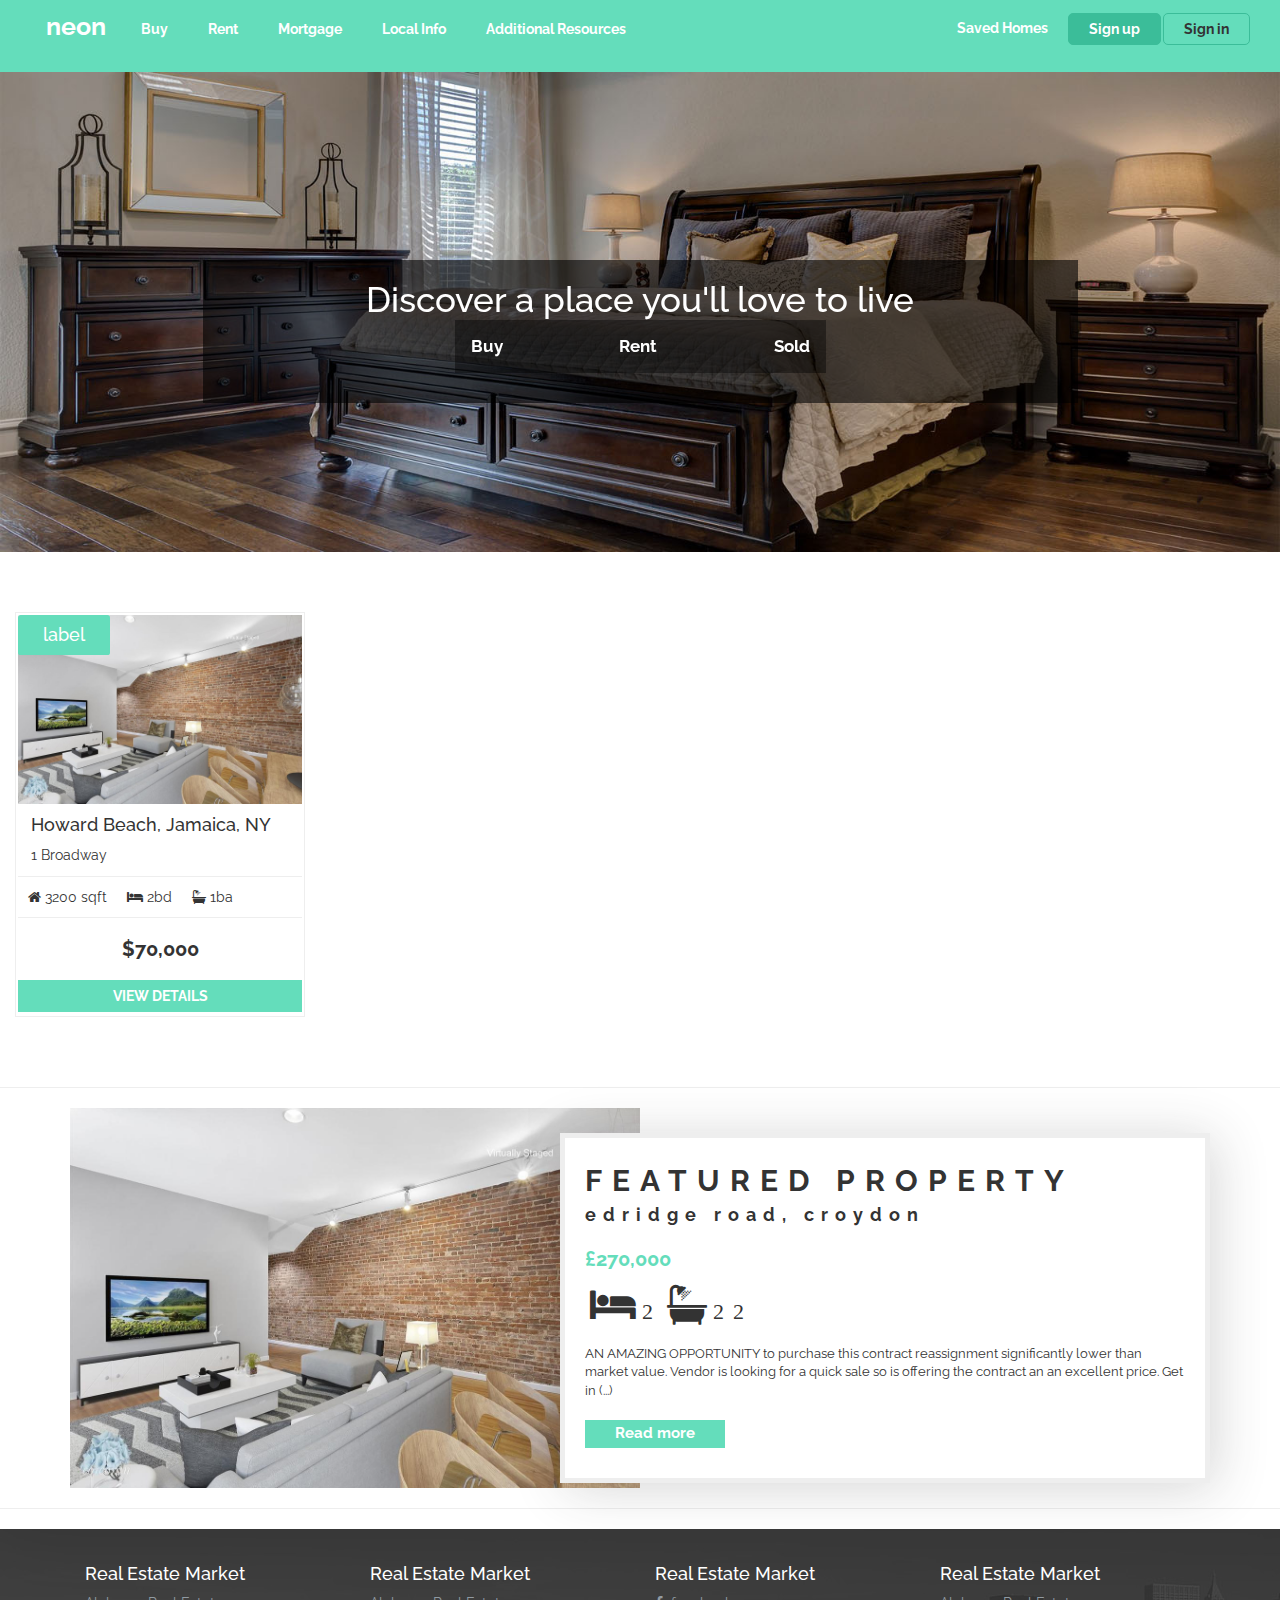
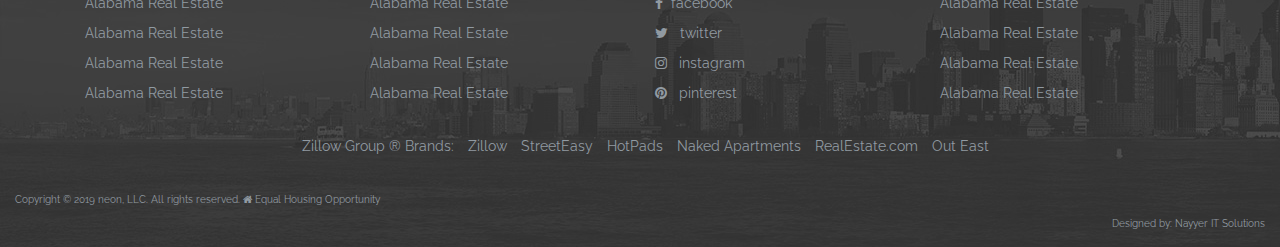
<file: index.html>
<!doctype html>
<html lang="en">
<head>
    <meta charset="UTF-8">
    <meta name="viewport"
          content="width=device-width, user-scalable=no, initial-scale=1.0, maximum-scale=1.0, minimum-scale=1.0">
    <meta http-equiv="X-UA-Compatible" content="ie=edge">
    <title>neon</title>
    <link rel="stylesheet" href="content/css/bootstrap.min.css">
    <link rel="stylesheet" href="content/css/media.css">
    <link rel="stylesheet" href="content/css/animate.css">
    <link rel="stylesheet" href="content/css/main.css">
    <link rel="stylesheet" href="content/css/aos.css">
    <link rel="stylesheet" type="text/css" href="content/css/font-awesome.min.css">
    <link rel="stylesheet" type="text/css" href="content/engine1/style.css">

</head>
<body>

<section class="navigation">
    <div class="row">
        <div class="col-md-12">
            <div class="main-wrpr">
                <div class="col-md-8">
                    <nav class="navbar">
                        <div class="container-fluid">
                            <div class="navbar-header">
                                <button type="button" class="navbar-toggle"data-toggle="collapse" data-target="#example-navbar-collapse" style="border: 1px solid ">
                                    <i class="fa fa-bars"></i>
                                </button>
                                <a class="navbar-brand" href="#" title="neon.com"> neon </a>
                            </div>
                            <div class="collapse navbar-collapse" id="example-navbar-collapse">

                                <ul class="nav navbar-nav mynavbar">
                                    <ul class="nav navbar-nav my-ul-nav">
                                        <li id="buy">
                                            <a href="#">Buy</a>
                                            <ul class="list-unstyled drop-1 animated rollIn" style="">
                                                <li><a href="#">New York City</a></li>
                                                <li><a href="#">Home for sale </a></li>
                                                <li><a href="#">Open Houses</a></li>
                                                <li><a href="#">New Houses</a></li>
                                                <li><a href="#">Recently Sold</a></li>
                                                <li><a href="#" id="nw-lstng">See New Listing</a></li>
                                            </ul>
                                        </li>
                                        <li id="rent">
                                            <a href="#">Rent</a>
                                            <ul class="list-unstyled drop-2 animated swing" style="">
                                                <li><a href="#">New York City</a></li>
                                                <li><a href="#">Home for sale </a></li>
                                                <li><a href="#">Open Houses</a></li>
                                                <li><a href="#">New Houses</a></li>
                                                <li><a href="#">Recently Sold</a></li>
                                                <li><a href="#">Recently Sold</a></li>
                                                <li><a href="#" id="nw-lstng">See New Listing</a></li>
                                            </ul>
                                        </li>
                                        <li id="mort">
                                            <a href="#">Mortgage</a>
                                            <ul class="list-unstyled drop-3 animated bounceInUp" style="">
                                                <li><a href="#">New York City</a></li>
                                                <li><a href="#">Home for sale </a></li>
                                                <li><a href="#">Open Houses</a></li>
                                                <li><a href="#">New Houses</a></li>
                                                <li><a href="#">Recently Sold</a></li>
                                                <li><a href="#">Recently Sold</a></li>
                                                <li><a href="#">Recently Sold</a></li>
                                                <li><a href="#">Recently Sold</a></li>
                                                <li><a href="#" id="nw-lstng">See New Listing</a></li>
                                            </ul>
                                        </li>
                                        <li id="lcl">
                                            <a href="#">Local Info</a>
                                            <ul class="list-unstyled drop-4 animated bounceInDown" style="">
                                                <li><a href="#">New York City</a></li>
                                                <li><a href="#">Home for sale </a></li>
                                                <li><a href="#">Open Houses</a></li>
                                                <li><a href="#">New Houses</a></li>
                                                <li><a href="#">Recently Sold</a></li>
                                                <li><a href="#">Recently Sold</a></li>
                                                <li><a href="#">Recently Sold</a></li>
                                                <li><a href="#">Recently Sold</a></li>
                                                <li><a href="#" id="nw-lstng">See New Listing</a></li>
                                            </ul>
                                        </li>
                                        <li id="add">
                                            <a href="#">Additional Resources</a>
                                            <ul class="list-unstyled drop-5 animated flipInY" style="">
                                                <li><a href="#">New York City</a></li>
                                                <li><a href="#">Home for sale </a></li>
                                                <li><a href="#">Open Houses</a></li>
                                                <li><a href="#">New Houses</a></li>
                                                <li><a href="#">Recently Sold</a></li>
                                                <li><a href="#">Recently Sold</a></li>
                                            </ul>
                                        </li>
                                    </ul>
                                </ul>
                            </div>
                        </div>
                    </nav>
                </div>
                <div class="col-md-4">
                    <div class="nav-2">
                        <ul class="nav navbar-nav my-ul-nav lst-lft">
                            <li><a href="#">Saved Homes</a></li>
                            <li><a href="#" data-toggle="modal" data-target="#myModal" id="sign-up">Sign up</a></li>
                            <li><a href="#" data-toggle="modal" data-target="#myModal1" id="sign-in">Sign in</a></li>
                        </ul>

                    </div>
                </div>
            </div>
        </div>
    </div>
</section>
<section class="head">
    <div class="slider">

        <div id="myslider-container1">
            <div class="ws_images"><ul>
                <li><img src="content/data1/images/chrysanthemum.jpg" alt="" title="" id="mys1_0"/></li>
                <li><img src="content/data1/images/desert.jpg" alt="" title="" id="mys1_1"/></li>
                <li><img src="content/data1/images/hydrangeas.jpg" alt="" title="" id="mys1_2"/></li>
                <li><img src="content/data1/images/jellyfish.jpg" alt="" title="" id="mys1_3"/></li>
                <li><img src="content/data1/images/koala.jpg" alt="" title="" id="mys1_4"/></li>
                <li><img src="content/data1/images/lighthouse.jpg" alt="" title="" id="mys1_5"/></li>
                <li><a href="#"><img src="content/data1/images/penguins.jpg" alt="" title="" id="mys1_6"/></a></li>
                <li><img src="content/data1/images/tulips.jpg" alt="" title="" id="mys1_7"/></li>
            </ul></div>
        </div>

    </div>
</section>
<section class="search">
    <div class="head-img">
        <div class="header-things">
            <div class="">
                <div class="row">
                    <div class="col-md-12">
                        <div class="welcome-text">
                            <h3>Discover a place you'll love to live</h3>
                            <h3></h3>
                            <div class="tab-box">

                                <div class="tab">
                                    <button class="tablinks tab1" onclick="openCity(event, 'London')">Buy</button>
                                    <button class="tablinks tab2" onclick="openCity(event, 'Paris')">Rent</button>
                                    <button class="tablinks tab3" onclick="openCity(event, 'Tokyo')">Sold</button>
                                </div>

                                <div id="London" class="tabcontent">
                                    <input type="text" placeholder="Address, Neighborhood, City, ZIP" class="form-control srch-adrs">
                                    <i class="fa fa-search"></i>
                                </div>

                                <div id="Paris" class="tabcontent">
                                    <input type="text" placeholder="Address, Neighborhood, City, ZIP" class="form-control srch-adrs">
                                    <i class="fa fa-search"></i>
                                </div>

                                <div id="Tokyo" class="tabcontent">
                                    <input type="text" placeholder="Address, Neighborhood, City, ZIP" class="form-control srch-adrs">
                                    <i class="fa fa-search"></i>
                                </div>

                            </div>


                        </div>
                    </div>
                </div>
            </div>
        </div>
    </div>
</section>
<section class="safe-neighborhoods">
    <div class="row" style="padding-top: 50px; padding-bottom: 50px;">
        <div class="col-md-3">
            <div class="neighbor-1">
                <div class="label">
                    <h4>label</h4>
                </div>
                <div class="img">
                    <img src="content/images/IS66kx12bo5sia0000000000.jpg" style="width: 100%" alt="">
                </div>
                <div class="neighbor-details">
                    <div class="row">
                        <div class="col-md-12" style="padding: 0;">
                            <div class="detail-heading">
                                <h4>Howard Beach, Jamaica, NY</h4>
                                <p id="broadWay">1 Broadway</p>
                            </div>
                            <div class="bath-bed">
                                <i class="fa fa-home"></i> 3200 sqft &nbsp;&nbsp;&nbsp;
                                <i class="fa fa-bed"></i> 2bd &nbsp;&nbsp;&nbsp;
                                <i class="fa fa-bathtub"></i> 1ba
                            </div>
                            <div class="price">
                                <h4>$70,000</h4>
                            </div>
                            <a href="second.html" target="_blank"><button class="btn btn-success btn-block view-button">VIEW DETAILS</button></a>
                        </div>
                    </div>
                </div>
                <div class="hover-over animated fadeIn">
                    <a href="second.html" class="next-page">
                    <div class="row">
                        <div class="col-md-12">

                            <div class="owner-details" style="padding: 0;">
                                <h4>Howard Beach, Jamaica, NY</h4>
                                <p id="broadWay">1 Broadway</p>
                            </div>
                            <div class="bath-bed">
                                <i class="fa fa-home"></i> 3200 sqft &nbsp;&nbsp;&nbsp;
                                <i class="fa fa-bed"></i> 2bd &nbsp;&nbsp;&nbsp;
                                <i class="fa fa-bathtub"></i> 1ba
                            </div>
                        </div>
                    </div>
                    </a>
                    <div class="heart-icon">
                        <i id="favourite" onclick="heartfun()" class="fa fa-heart"></i>
                    </div>
                </div>
            </div>
        </div>
        <div class="col-md-3">

        </div>
        <div class="col-md-3">

        </div>
        <div class="col-md-3">

        </div>
    </div>
</section>
<hr>
<section class="featured-property">
    <div class="container">
        <div class="row">
            <div class="col-md-6" style="padding: 0;">
                <div class="proerty-image">
                    <img src="content/images/IS66kx12bo5sia0000000000.jpg" style="width: 100%;"  alt="">
                </div>
            </div>
            <div class="col-md-6" style="padding: 0;">
                <div class="proerty-image-details">
                    <h2>featured property</h2>
                    <p class="road">edridge road, croydon</p>
                    <h5>£270,000</h5>
                    <i class="fa fa-bed detail-icons detail-bed"><span class="no-of-things"> 2</span></i>
                    <i class="fa fa-bath detail-icons"><span class="no-of-things"> 2</span></i>
                    <i class="fa fa-couch detail-icons"><span class="no-of-things"> 2</span></i>
                    <p>
                        AN AMAZING OPPORTUNITY to purchase this contract reassignment significantly lower than market value.
                        Vendor is looking for a quick sale so is offering the contract an an excellent price. Get in (...)
                    </p>
                    <button class="more-details-button">Read more</button>
                </div>
            </div>
        </div>
    </div>
</section>
<hr>
<section class="footer">
    <div class="container">
        <div class="row">
            <div class="col-md-3">
                <div class="real-estate" style="">
                    <h4>Real Estate Market</h4>
                    <ul class="list-unstyled">
                        <li><a href="#">Alabama Real Estate</a></li>
                        <li><a href="#">Alabama Real Estate</a></li>
                        <li><a href="#">Alabama Real Estate</a></li>
                        <li><a href="#">Alabama Real Estate</a></li>
                    </ul>
                </div>
            </div>
            <div class="col-md-3">
                <div class="ppl-real-estate" style="">
                    <h4>Real Estate Market</h4>
                    <ul class="list-unstyled">
                        <li><a href="#">Alabama Real Estate</a></li>
                        <li><a href="#">Alabama Real Estate</a></li>
                        <li><a href="#">Alabama Real Estate</a></li>
                        <li><a href="#">Alabama Real Estate</a></li>
                    </ul>
                </div>
            </div>
            <div class="col-md-3">
                <div class="explore" style="">
                    <h4>Real Estate Market</h4>
                    <ul class="list-unstyled">
                        <li><a href="#"><i class="fa fa-facebook"></i>&nbsp;&nbsp;facebook</a></li>
                        <li><a href="#"><i class="fa fa-twitter"></i>&nbsp;&nbsp; twitter</a></li>
                        <li><a href="#"><i class="fa fa-instagram"></i>&nbsp;&nbsp; instagram</a></li>
                        <li><a href="#"><i class="fa fa-pinterest"></i>&nbsp;&nbsp; pinterest</a></li>
                    </ul>
                </div>
            </div>
            <div class="col-md-3">
                <div class="pro">
                    <h4>Real Estate Market</h4>
                    <ul class="list-unstyled">
                        <li><a href="#">Alabama Real Estate</a></li>
                        <li><a href="#">Alabama Real Estate</a></li>
                        <li><a href="#">Alabama Real Estate</a></li>
                        <li><a href="#">Alabama Real Estate</a></li>
                    </ul>
                </div>
            </div>
        </div>
        <div class="row">
            <div class="col-md-12">
                <div class="listing">
                    <a href="#">Zillow Group ® Brands:</a>
                    <a href="#">Zillow</a>
                    <a href="#">StreetEasy</a>
                    <a href="#">HotPads</a>
                    <a href="#">Naked Apartments</a>
                    <a href="#">RealEstate.com</a>
                    <a href="#">Out East</a>
                </div>
            </div>
        </div>

    </div>
    <div class="row">
        <div class="col-md-12">
            <div class="copy-right">
                <p>Copyright © 2019 neon, LLC. All rights reserved. <a href="#"><i class="fa fa-home"></i> Equal Housing Opportunity</a></p>
                <span>Designed by: Nayyer IT Solutions</span>
            </div>
        </div>
    </div>
</section>

<!-- Modal -->
<div class="modal fade animated flipInX" id="myModal" role="dialog">
    <div class="modal-dialog">

        <!-- Modal content-->
        <div class="modal-content">
            <div class="modal-header">
                <!--<button type="button" class="close" data-dismiss="modal">&times;</button>-->
                <!--<h4 class="modal-title">Sign up</h4>-->
            </div>
            <div class="modal-body">
                <div class="panel panel-success">
                    <div class="panel-heading">
                        <h3>Sign up your details</h3>
                    </div>
                    <div class="panel-body">
                        <label for="">First Name</label>
                        <input type="text" class="form-control" required>
                        <label for="">Second Name</label>
                        <input type="text" class="form-control" required>
                        <label for="">User Name</label>
                        <input type="text" class="form-control" required>
                        <label for="">Email Address</label>
                        <input type="email" class="form-control" required>
                        <label for="">Password</label>
                        <input type="password" class="form-control" required>
                        <label for="">Conform Password</label>
                        <input type="password" class="form-control" required>
                        <button class="btn btn-block cnfrm-signup">Signup details &nbsp;<i class="fa fa-check"></i></button>
                        <button class="btn btn-block rst-signup">Reset &nbsp; <i class="fa fa-undo"></i></button>
                    </div>
                </div>
            </div>
            <div class="modal-footer">
                <button type="button" class="btn btn-default" data-dismiss="modal">Close</button>
            </div>
        </div>

    </div>
</div>
<!-- Modal -->
<div class="modal fade animated flipInY" id="myModal1" role="dialog">
    <div class="modal-dialog">

        <!-- Modal content-->
        <div class="modal-content">
            <div class="modal-header">
                <!--<button type="button" class="close" data-dismiss="modal">&times;</button>-->
                <!--<h4 class="modal-title">Sign in</h4>-->
            </div>
            <div class="modal-body">
                <div class="panel panel-success">
                    <div class="panel-heading">
                        <h3>Sign in</h3>
                    </div>
                    <div class="panel-body">
                        <label for="">Email Address</label>
                        <input type="email" class="form-control" required>
                        <label for="">Password</label>
                        <input type="password" class="form-control" required>
                        <input type="checkbox"> remember me
                        <button class="btn btn-block cnfrm-login">Sign me in &nbsp; <i class="fa fa-sign-in"></i></button>
                        <a href="#">forget email or password?</a>
                    </div>
                </div>
            </div>
            <div class="modal-footer">
                <button type="button" class="btn btn-default" data-dismiss="modal">Close</button>
            </div>
        </div>

    </div>
</div>


<script>
    function heartfun(){
        document.getElementById('favourite').style.color= 'red';
    }
</script>

<script>
    function openCity(evt, cityName) {
        var i, tabcontent, tablinks;
        tabcontent = document.getElementsByClassName("tabcontent");
        for (i = 0; i < tabcontent.length; i++) {
            tabcontent[i].style.display = "none";
        }
        tablinks = document.getElementsByClassName("tablinks");
        for (i = 0; i < tablinks.length; i++) {
            tablinks[i].className = tablinks[i].className.replace(" active", "");
        }
        document.getElementById(cityName).style.display = "block";
        evt.currentTarget.className += " active";
    }
</script>
<script type="text/javascript" src="content/engine1/jquery.js"></script>
<script src="content/js/bootstrap.min.js"></script>
<script src="content/js/aos.js"></script>
<script type="text/javascript" src="content/engine1/myslider.js"></script>
<script type="text/javascript" src="content/engine1/script.js"></script>
</body>
</file>
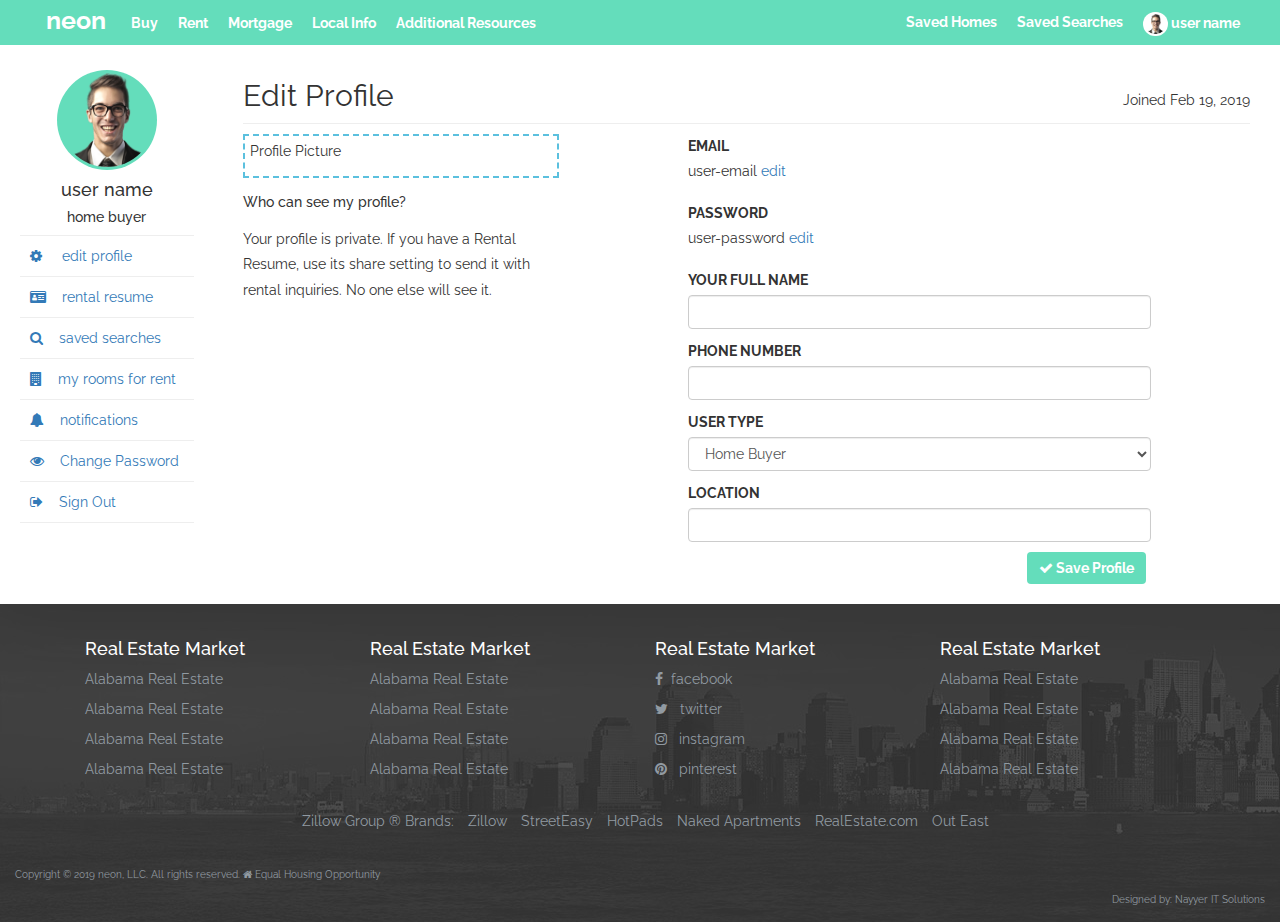
<file: profile.html>
<!doctype html>
<html lang="en">
<head>
    <meta charset="UTF-8">
    <meta name="viewport"
          content="width=device-width, user-scalable=no, initial-scale=1.0, maximum-scale=1.0, minimum-scale=1.0">
    <meta http-equiv="X-UA-Compatible" content="ie=edge">
    <title>user profile</title>
    <link rel="stylesheet" href="content/css/bootstrap.min.css">
    <link rel="stylesheet" href="content/css/media2.css">
    <link rel="stylesheet" href="content/css/animate.css">
    <link rel="stylesheet" href="content/css/profile.css">
    <link rel="stylesheet" href="content/css/aos.css">
    <link rel="stylesheet" type="text/css" href="content/css/font-awesome.min.css">
</head>
<body>
<section class="head">
    <div class="head-img">
        <div class="header-things">
            <div class="">
                <div class="row">
                    <div class="col-md-12">
                        <div class="main-wrpr">
                            <div class="col-md-8">
                                <nav class="navbar">
                                    <div class="container-fluid">
                                        <div class="navbar-header">
                                            <button type="button" class="navbar-toggle"data-toggle="collapse" data-target="#example-navbar-collapse" style="border: 1px solid ">
                                                <i class="fa fa-bars"></i>
                                            </button>
                                            <a class="navbar-brand" href="#" title="neon.com"> neon </a>
                                        </div>
                                        <div class="collapse navbar-collapse" id="example-navbar-collapse">

                                            <ul class="nav navbar-nav mynavbar">
                                                <ul class="nav navbar-nav my-ul-nav">
                                                    <li id="buy">
                                                        <a href="#">Buy</a>
                                                        <ul class="list-unstyled drop-1 animated rollIn" style="">
                                                            <li><a href="#">New York City</a></li>

                                                        </ul>
                                                    </li>
                                                    <li id="rent">
                                                        <a href="#">Rent</a>
                                                        <ul class="list-unstyled drop-2 animated rollIn" style="">
                                                            <li><a href="#">New York City</a></li>
                                                            <li><a href="#">Home for sale </a></li>
                                                        </ul>
                                                    </li>
                                                    <li id="mort">
                                                        <a href="#">Mortgage</a>
                                                        <ul class="list-unstyled drop-3 animated rollIn" style="">
                                                            <li><a href="#">New York City</a></li>
                                                            <li><a href="#">Home for sale </a></li>
                                                            <li><a href="#">Open Houses</a></li>
                                                            <li><a href="#">New Houses</a></li>
                                                            <li><a href="#">Recently Sold</a></li>
                                                            <li><a href="#">Recently Sold</a></li>
                                                            <li><a href="#">Recently Sold</a></li>
                                                            <li><a href="#">Recently Sold</a></li>
                                                        </ul>
                                                    </li>
                                                    <li id="lcl">
                                                        <a href="#">Local Info</a>
                                                        <ul class="list-unstyled drop-4 animated rollIn" style="">
                                                            <li><a href="#">New York City</a></li>
                                                            <li><a href="#">Home for sale </a></li>
                                                        </ul>
                                                    </li>
                                                    <li id="add">
                                                        <a href="#">Additional Resources</a>
                                                        <ul class="list-unstyled drop-5 animated rollIn" style="">
                                                            <li><a href="#">New York City</a></li>
                                                            <li><a href="#">Home for sale </a></li>
                                                            <li><a href="#">Open Houses</a></li>
                                                            <li><a href="#">New Houses</a></li>
                                                            <li><a href="#">Recently Sold</a></li>
                                                        </ul>
                                                    </li>
                                                </ul>
                                            </ul>
                                        </div>
                                    </div>
                                </nav>
                            </div>
                            <div class="col-md-4">
                                <div class="nav-2">
                                    <ul class="nav navbar-nav my-ul-nav lst-lft">
                                        <li><a href="#">Saved Homes</a></li>
                                        <li><a href="#">Saved Searches</a></li>
                                        <li id="viewlink" onclick="showlink()" class="user-image"><a href="#"><img src="content/images/owner.png" id="user-image" alt=""> user name</a>
                                            <ul class="list-unstyled user-drop animated rollIn" id="user-drop">
                                                <li><a href="#"><i class="fa fa-user-circle"></i>&nbsp;&nbsp;profile</a></li>
                                                <li><a href="#"><i class="fa fa-heart"></i>&nbsp;&nbsp;saved</a></li>
                                                <li><a href="#"><i class="fa fa-sign-out"></i>&nbsp;&nbsp;sign out</a></li>
                                            </ul>
                                        </li>
                                    </ul>
                                </div>
                            </div>
                        </div>
                    </div>
                </div>
            </div>
        </div>
    </div>
</section>
<section class="user-profile">
    <div class="row">
        <div class="col-md-2">
            <div class="short-profile">
                <div class="user-profile-pic">
                    <img src="content/images/owner.png" alt=""><br>
                    <h4>user name</h4>
                    <h5>home buyer</h5>
                </div>
                <div class="user-things">
                    <div class="edit-pro">
                        <a href="#"><i class="fa fa-gear"></i>&nbsp;&nbsp;&nbsp;&nbsp; edit profile</a>
                    </div>
                    <div class="rental-resume">
                        <a href="#"><i class="fa fa-id-card"></i>&nbsp;&nbsp;&nbsp; rental resume</a>
                    </div>
                    <div class="saved-searches">
                        <a href="#"><i class="fa fa-search"></i>&nbsp;&nbsp;&nbsp; saved searches</a>
                    </div>
                    <div class="my-rooms-for-rent">
                        <a href="#"><i class="fa fa-building"></i>&nbsp;&nbsp;&nbsp; my rooms for rent</a>
                    </div>
                    <div class="notifications">
                        <a href="#"><i class="fa fa-bell"></i>&nbsp;&nbsp;&nbsp; notifications</a>
                    </div>
                    <div class="change-pass">
                        <a href="#"><i class="fa fa-eye"></i>&nbsp;&nbsp;&nbsp; Change Password</a>
                    </div>
                    <div class="logout">
                        <a href="#"><i class="fa fa-sign-out"></i>&nbsp;&nbsp;&nbsp; Sign Out</a>
                    </div>
                </div>
            </div>
        </div>
        <div class="col-md-10">
            <div class="big-profile">
                <div class="row">
                    <div class="col-md-12">
                        <div>
                            <div class="edit-profile-heading">
                                <span>Edit Profile</span>
                                <span>Joined Feb 19, 2019</span>
                            </div>
                        </div>
                    </div>
                </div>
                <div class="row">
                    <div class="col-md-4">
                        <div class="profile-details">
                            <div class="profile-pic">
                                <p>Profile Picture</p>
                            </div>
                        </div>
                        <div class="who-can-see-profile">
                            <h5>Who can see my profile?</h5>
                            <p>
                                Your profile is private. If you have a Rental Resume, use its share setting to send it with rental inquiries. No one else will see it.
                            </p>
                        </div>
                    </div>
                    <div class="col-md-8">
					<div class="manage-width" style="width:70%; margin:0 auto;">
						<div class="profile-form">
                            <label for="">EMAIL</label>
                            <p>user-email <a href="#">edit</a></p>
                            <label for="">PASSWORD</label>
                            <p>user-password <a href="#">edit</a></p>
                            <label for="">YOUR FULL NAME</label>
                            <input type="text" class="form-control">
                            <label for="">PHONE NUMBER</label>
                            <input type="text" class="form-control">
                            <label for="">USER TYPE</label>
                            <select name="" id="" class="form-control">
                                <option value="">Home Buyer</option>
                                <option value="">Home Seller</option>
                                <option value="">Both Buyer and Seller</option>
                                <option value="">Renter</option>
                                <option value="">Other/Just Looking</option>
                                <option value="">Home Owner</option>
                            </select>
                            <label for="">LOCATION</label>
                            <input type="text" class="form-control">
                            <!-----<button class="btn btn-default cncl-btn"><i class="fa fa-eraser"></i> Cancel</button>---->
                            <button class="btn btn-success save-profile-button"><i class="fa fa-check"></i> Save Profile</button>
                        </div>
					</div>
                    </div>
                </div>
            </div>
        </div>
    </div>
</section>
<section class="footer">
    <div class="container">
        <div class="row">
            <div class="col-md-3">
                <div class="real-estate" style="">
                    <h4>Real Estate Market</h4>
                    <ul class="list-unstyled">
                        <li><a href="#">Alabama Real Estate</a></li>
                        <li><a href="#">Alabama Real Estate</a></li>
                        <li><a href="#">Alabama Real Estate</a></li>
                        <li><a href="#">Alabama Real Estate</a></li>
                    </ul>
                </div>
            </div>
            <div class="col-md-3">
                <div class="ppl-real-estate" style="">
                    <h4>Real Estate Market</h4>
                    <ul class="list-unstyled">
                        <li><a href="#">Alabama Real Estate</a></li>
                        <li><a href="#">Alabama Real Estate</a></li>
                        <li><a href="#">Alabama Real Estate</a></li>
                        <li><a href="#">Alabama Real Estate</a></li>
                    </ul>
                </div>
            </div>
            <div class="col-md-3">
                <div class="explore" style="">
                    <h4>Real Estate Market</h4>
                    <ul class="list-unstyled">
                        <li><a href="#"><i class="fa fa-facebook"></i>&nbsp;&nbsp;facebook</a></li>
                        <li><a href="#"><i class="fa fa-twitter"></i>&nbsp;&nbsp; twitter</a></li>
                        <li><a href="#"><i class="fa fa-instagram"></i>&nbsp;&nbsp; instagram</a></li>
                        <li><a href="#"><i class="fa fa-pinterest"></i>&nbsp;&nbsp; pinterest</a></li>
                    </ul>
                </div>
            </div>
            <div class="col-md-3">
                <div class="pro">
                    <h4>Real Estate Market</h4>
                    <ul class="list-unstyled">
                        <li><a href="#">Alabama Real Estate</a></li>
                        <li><a href="#">Alabama Real Estate</a></li>
                        <li><a href="#">Alabama Real Estate</a></li>
                        <li><a href="#">Alabama Real Estate</a></li>
                    </ul>
                </div>
            </div>
        </div>
        <div class="row">
            <div class="col-md-12">
                <div class="listing">
                    <a href="#">Zillow Group ® Brands:</a>
                    <a href="#">Zillow</a>
                    <a href="#">StreetEasy</a>
                    <a href="#">HotPads</a>
                    <a href="#">Naked Apartments</a>
                    <a href="#">RealEstate.com</a>
                    <a href="#">Out East</a>
                </div>
            </div>
        </div>

    </div>
    <div class="row">
        <div class="col-md-12">
            <div class="copy-right">
                <p>Copyright © 2019 neon, LLC. All rights reserved. <a href="#"><i class="fa fa-home"></i> Equal Housing Opportunity</a></p>
                <span>Designed by: Nayyer IT Solutions</span>
            </div>
        </div>
    </div>
</section>

<script type="text/javascript" src="content/engine1/jquery.js"></script>
<script src="content/js/bootstrap.min.js"></script>
<script src="content/js/aos.js"></script>
<script>

 function showlink(){
     document.getElementById('viewlink').style.display = 'block';
 }
 $('#viewlink').click(function () {
     $('#user-drop').toggle();
 });
</script>
</body>
</html>
</file>
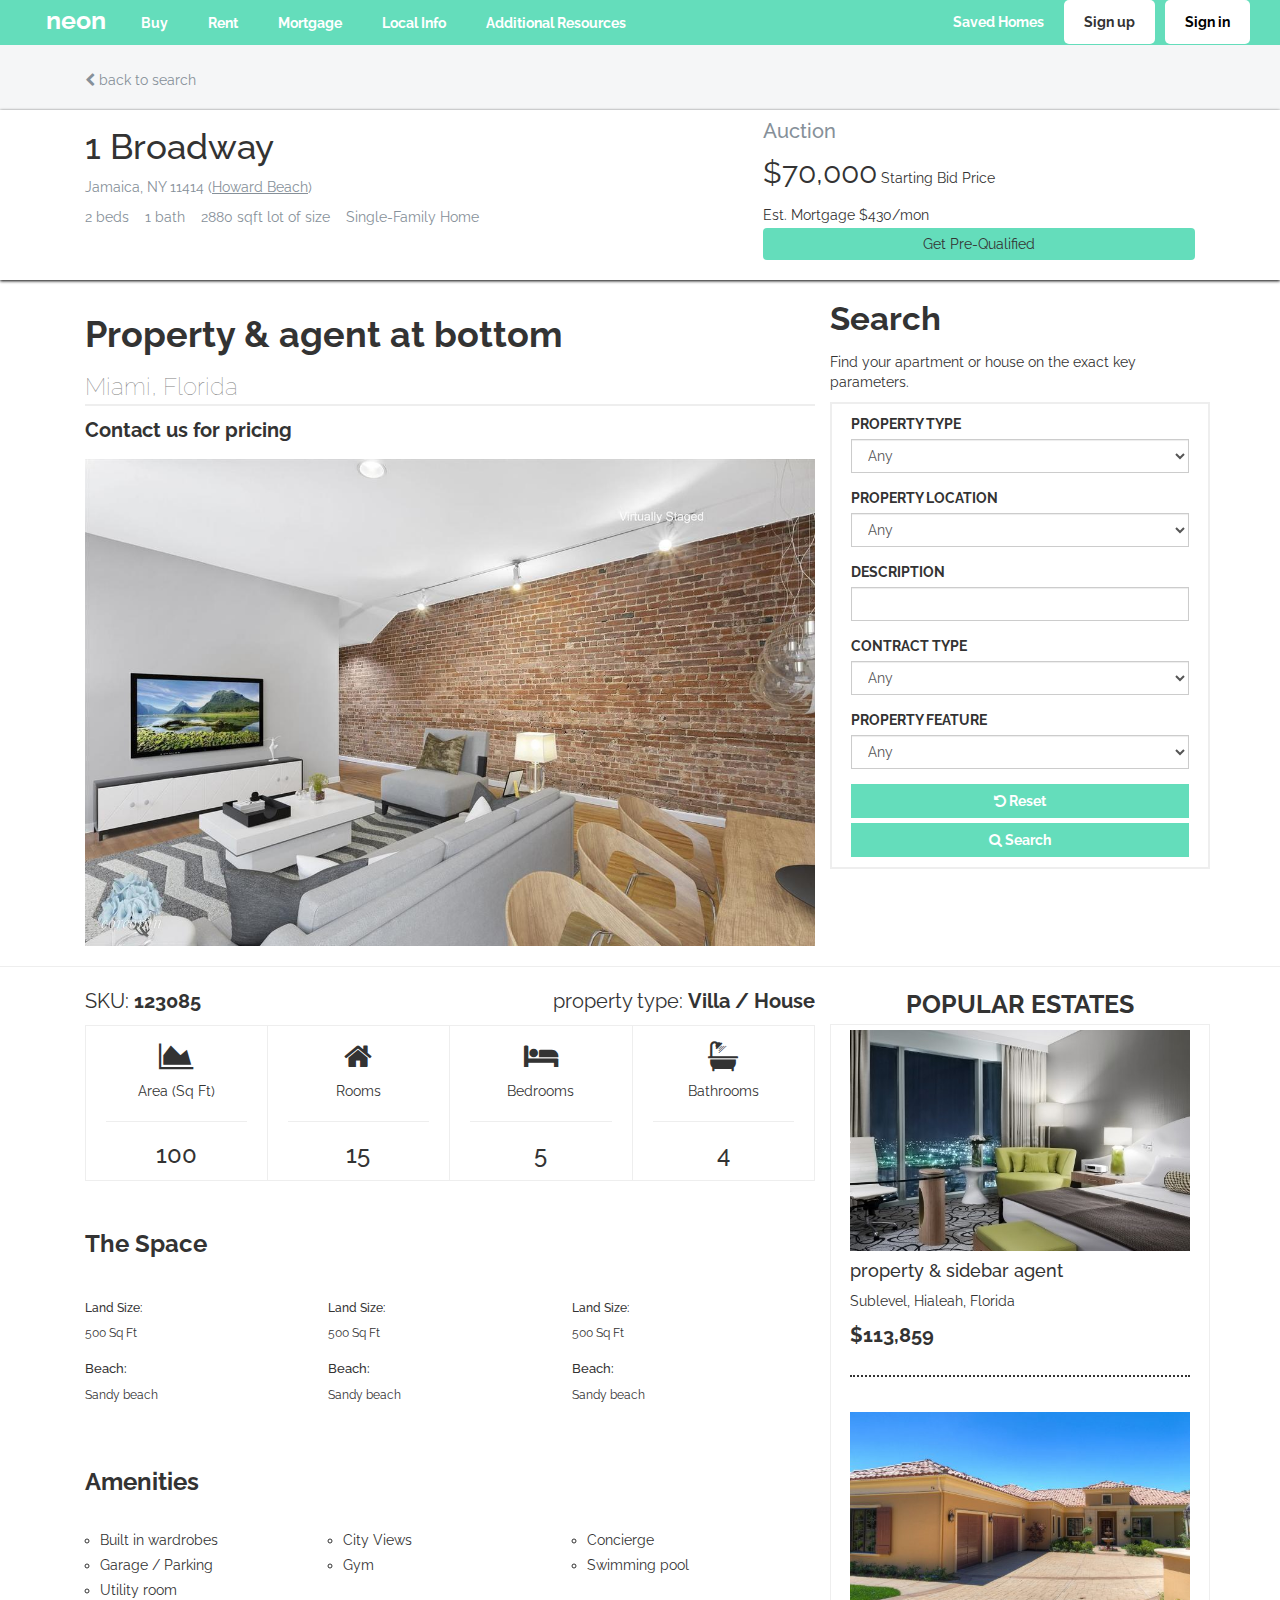
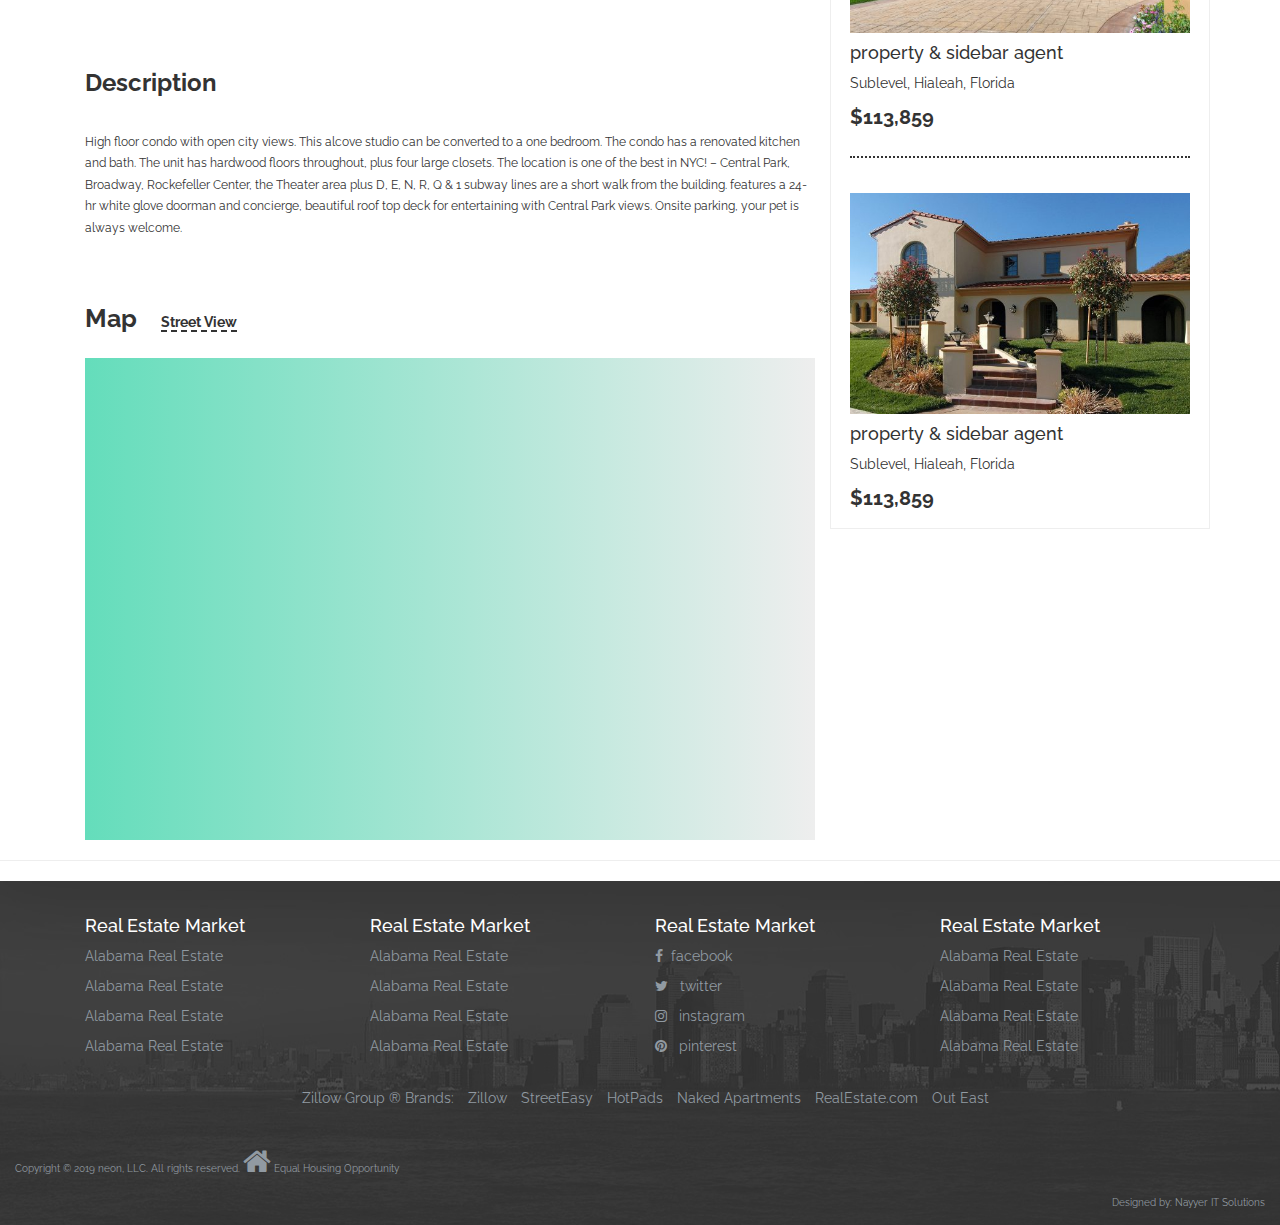
<file: second.html>
<!doctype html>
<html lang="en">
<head>
    <meta charset="UTF-8">
    <meta name="viewport"
          content="width=device-width, user-scalable=no, initial-scale=1.0, maximum-scale=1.0, minimum-scale=1.0">
    <meta http-equiv="X-UA-Compatible" content="ie=edge">
    <title>neon 2</title>
    <link rel="stylesheet" href="content/css/bootstrap.min.css">
    <link rel="stylesheet" href="content/css/media2.css">
    <link rel="stylesheet" href="content/css/animate.css">
    <link rel="stylesheet" href="content/css/second.css">
    <link rel="stylesheet" href="content/css/aos.css">
    <link rel="stylesheet" type="text/css" href="content/css/font-awesome.min.css">
</head>
<body>
<section class="head">
    <div class="head-img">
        <div class="header-things">
            <div class="">
                <div class="row">
                    <div class="col-md-12">
                        <div class="main-wrpr">
                            <div class="col-md-8">
                                <nav class="navbar">
                                    <div class="container-fluid">
                                        <div class="navbar-header">
                                            <button type="button" class="navbar-toggle"data-toggle="collapse" data-target="#example-navbar-collapse" style="border: 1px solid ">
                                                <i class="fa fa-bars"></i>
                                            </button>
                                            <a class="navbar-brand" href="#" title="neon.com"> neon </a>
                                        </div>
                                        <div class="collapse navbar-collapse" id="example-navbar-collapse">

                                            <ul class="nav navbar-nav mynavbar">
                                                <ul class="nav navbar-nav my-ul-nav">
                                                    <li id="buy">
                                                        <a href="#">Buy</a>
                                                        <ul class="list-unstyled drop-1 animated flipInY" style="">
                                                            <li><a href="#">New York City</a></li>

                                                        </ul>
                                                    </li>
                                                    <li id="rent">
                                                        <a href="#">Rent</a>
                                                        <ul class="list-unstyled drop-2 animated bounceInDown" style="">
                                                            <li><a href="#">New York City</a></li>
                                                            <li><a href="#">Home for sale </a></li>
                                                        </ul>
                                                    </li>
                                                    <li id="mort">
                                                        <a href="#">Mortgage</a>
                                                        <ul class="list-unstyled drop-3 animated bounceInUp" style="">
                                                            <li><a href="#">New York City</a></li>
                                                            <li><a href="#">Home for sale </a></li>
                                                            <li><a href="#">Open Houses</a></li>
                                                            <li><a href="#">New Houses</a></li>
                                                            <li><a href="#">Recently Sold</a></li>
                                                            <li><a href="#">Recently Sold</a></li>
                                                            <li><a href="#">Recently Sold</a></li>
                                                            <li><a href="#">Recently Sold</a></li>
                                                        </ul>
                                                    </li>
                                                    <li id="lcl">
                                                        <a href="#">Local Info</a>
                                                        <ul class="list-unstyled drop-4 animated swing" style="">
                                                            <li><a href="#">New York City</a></li>
                                                            <li><a href="#">Home for sale </a></li>
                                                        </ul>
                                                    </li>
                                                    <li id="add">
                                                        <a href="#">Additional Resources</a>
                                                        <ul class="list-unstyled drop-5 animated rollIn" style="">
                                                            <li><a href="#">New York City</a></li>
                                                            <li><a href="#">Home for sale </a></li>
                                                            <li><a href="#">Open Houses</a></li>
                                                            <li><a href="#">New Houses</a></li>
                                                            <li><a href="#">Recently Sold</a></li>
                                                        </ul>
                                                    </li>
                                                </ul>
                                            </ul>
                                        </div>
                                    </div>
                                </nav>
                            </div>
                            <div class="col-md-4">
                                <div class="nav-2">
                                    <ul class="nav navbar-nav my-ul-nav lst-lft">
                                        <li><a href="#">Saved Homes</a></li>
                                        <li><a href="#" data-toggle="modal"  data-target="#myModal" id="signup">Sign up</a></li>
                                        <li><a href="#" data-toggle="modal"  data-target="#myModal1" id="sign-in">Sign in</a></li>
                                    </ul>
                                </div>
                            </div>
                        </div>
                    </div>
                </div>
            </div>
        </div>
    </div>
</section>
<section class="lowLight">
    <div class="container">
        <div class="row">
            <div class="col-md-12">
                <div class="address">
                    <p>
                        <a href="index.html"><i class="fa fa-chevron-left"></i> back to search</a>
                    </p>
                </div>
            </div>
        </div>
    </div>
</section>
<section class="home-details">
    <div class="container">
        <div class="row">
            <div class="col-md-6">
                <div class="brdway">
                    <h3>1 Broadway</h3>
                    <p>Jamaica, NY 11414 (<a href="#">Howard Beach</a>)</p>
                    <p>2 beds &nbsp;&nbsp; 1 bath &nbsp;&nbsp; 2880 sqft lot of size &nbsp;&nbsp; Single-Family Home</p>
                </div>
            </div>
            <div class="col-md-6">
                <div class="auction">
                    <h4>Auction</h4>
                    <p><span>$70,000</span> Starting Bid Price</p>
                    <p>Est. Mortgage $430/mon &nbsp;&nbsp;<button class="btn btn-default Pre-Qualified-button">Get Pre-Qualified</button></p>
                </div>
            </div>
        </div>
    </div>
</section>
<section class="main-details">
    <div class="container">
        <div class="row">
            <div class="col-md-8">
                <div class="agent-info">
                    <h1>Property & agent at bottom</h1>
                    <h3>Miami, Florida</h3>
                </div>
                <div class="cntct-fr-prcng">
                    <div class="row">
                        <div class="col-md-6" style="padding: 0;">
                            <div class="cntct-txt">
                                <p>Contact us for pricing</p>
                            </div>
                        </div>
                        <!--<div class="col-md-6">
                            <div class="cntct-links">
                                <p>
                                    share this: <i class="fa fa-facebook"></i>
                                    <i class="fa fa-twitter"></i>
                                    <i class="fa fa-google-plus"></i>
                                </p>
                                <a href="#"><i class="fa fa-print"></i>Print</a>
                            </div>
                        </div>-->
                    </div>
                </div>
                <div class="main-image">
                    <img src="content/images/IS66kx12bo5sia0000000000.jpg" style="width: 100%;" alt="">
                </div>
            </div>
            <div class="col-md-4" style="padding: 0;">
                <div class="srch">
                    <p>Search</p>
                    <p>
                        Find your apartment or house on the exact key parameters.
                    </p>
                </div>
                <div class="mn-details">
                    <div class="search-form">
                        <label for="">PROPERTY TYPE</label>
                        <select name="" id="" class="form-control">
                            <option value="" style="display: none;">Any</option>
                            <option value="">Apartments / Flat</option>
                            <option value="">Commercial</option>
                            <option value="">Cottage</option>
                            <option value="">Penthouse</option>
                            <option value="">Studio</option>
                            <option value="">Villa / House</option>
                        </select>

                        <label for="">PROPERTY LOCATION</label>
                        <select name="" id="" class="form-control">
                            <option value="" style="display: none;">Any</option>
                            <option value="">Florida</option>
                            <option value="">New York</option>
                        </select>

                        <label for="">DESCRIPTION</label>
                        <input type="text" class="form-control">

                        <label for="">CONTRACT TYPE</label>
                        <select name="" id="" class="form-control">
                            <option value="" style="display: none;">Any</option>
                            <option value="">Rent</option>
                            <option value="">Sale</option>
                            <option value="">Urgent Sale</option>
                        </select>

                        <label for="">PROPERTY FEATURE</label>
                        <select name="" id="" class="form-control">
                            <option value="" style="display: none;">Any</option>
                            <option value="">Apartments / Flat</option>
                            <option value="">Commercial</option>
                            <option value="">Cottage</option>
                            <option value="">Penthouse</option>
                            <option value="">Studio</option>
                            <option value="">Villa / House</option>
                            <option value="">Apartments / Flat</option>
                            <option value="">Commercial</option>
                            <option value="">Cottage</option>
                            <option value="">Penthouse</option>
                            <option value="">Studio</option>
                            <option value="">Villa / House</option>
                            <option value="">Apartments / Flat</option>
                            <option value="">Commercial</option>
                            <option value="">Cottage</option>
                            <option value="">Penthouse</option>
                            <option value="">Studio</option>
                            <option value="">Villa / House</option>
                        </select>
                        <button class="reset btn-block btn-danger"><i class="fa fa-undo"></i> Reset</button>
                        <button class="btn btn-success btn-block"><i class="fa fa-search"></i> Search</button>
                    </div>
                </div>
            </div>
        </div>
    </div>
</section>
<hr>

<section class="interior-details">
    <div class="container">
        <div class="row">
            <div class="col-md-8">
                <div class="details-topic">
                    <p> SKU: <b>123085</b> <span>property type: <b>Villa / House</b></span></p>
                </div>
                <div class="row">
                    <div class="col-md-3" style="padding: 0;">
                        <div class="area-ft">
                            <i class="fa fa-area-chart"></i>
                            <p>Area (Sq Ft)</p>
                            <hr>
                            <h3>100</h3>
                        </div>
                    </div>
                    <div class="col-md-3" style="padding: 0;">
                        <div class="roooms">
                            <i class="fa fa-home"></i>
                            <p>Rooms</p>
                            <hr>
                            <h3>15</h3>
                        </div>
                    </div>
                    <div class="col-md-3" style="padding: 0;">
                        <div class="beds">
                            <i class="fa fa-bed"></i>
                            <p>Bedrooms</p>
                            <hr>
                            <h3>5</h3>
                        </div>
                    </div>
                    <div class="col-md-3" style="padding: 0;">
                        <div class="baths">
                            <i class="fa fa-bath"></i>
                            <p>Bathrooms</p>
                            <hr>
                            <h3>4</h3>
                        </div>
                    </div>
                </div>
                <div class="row">
                    <div class="col-md-12" style="padding: 0;">
                        <div class="the-space">
                            <h3>The Space</h3>
                        </div>
                    </div>
                </div>
                <div class="row">
                    <div class="col-md-4" style="padding: 0;">
                        <div class="land-size">
                            <h5>Land Size:</h5>
                            <p>500 Sq Ft</p>
                            <h4>Beach:</h4>
                            <p>Sandy beach</p>
                        </div>
                    </div>
                    <div class="col-md-4" style="padding: 0;">
                        <div class="land-size">
                            <h5>Land Size:</h5>
                            <p>500 Sq Ft</p>
                            <h4>Beach:</h4>
                            <p>Sandy beach</p>
                        </div>
                    </div>
                    <div class="col-md-4" style="padding: 0;">
                        <div class="land-size">
                            <h5>Land Size:</h5>
                            <p>500 Sq Ft</p>
                            <h4>Beach:</h4>
                            <p>Sandy beach</p>
                        </div>
                    </div>
                </div>
                <div class="row">
                    <div class="col-md-12" style="padding: 0;">
                        <div class="amenities">
                            <h3>Amenities</h3>
                        </div>
                    </div>
                </div>
                <div class="row">
                    <div class="col-md-4" style="padding: 0;">
                        <div class="built-list">
                            <ol style="list-style: circle">
                                <li>Built in wardrobes</li>
                                <li>Garage / Parking</li>
                                <li>Utility room</li>
                            </ol>
                        </div>
                    </div>
                    <div class="col-md-4" style="padding: 0;">
                        <div class="city-view-list">
                            <ol style="list-style: circle">
                                <li>City Views</li>
                                <li>Gym</li>
                            </ol>
                        </div>
                    </div>
                    <div class="col-md-4" style="padding: 0;">
                        <div class="pool-list">
                            <ol style="list-style: circle">
                                <li>Concierge</li>
                                <li>Swimming pool</li>
                            </ol>
                        </div>
                    </div>
                </div>
                <div class="row">
                    <div class="col-md-12" style="padding: 0;">
                        <div class="description">
                            <h3>Description</h3>
                        </div>
                    </div>
                </div>
                <div class="row">
                    <div class="col-md-12" style="padding: 0;">
                        <div class="description-details">
                            <p>
                                High floor condo with open city views. This alcove studio can be converted to a one bedroom.
                                The condo has a renovated kitchen and bath.
                                The unit has hardwood floors throughout, plus four large closets.
                                The location is one of the best in NYC! – Central Park, Broadway, Rockefeller Center,
                                the Theater area plus D, E, N, R, Q & 1 subway lines are a short walk from the building.
                                features a 24-hr white glove doorman and concierge, beautiful roof top deck for entertaining with Central Park views.
                                Onsite parking, your pet is always welcome.
                            </p>
                        </div>
                    </div>
                </div>
                <div class="row">
                    <div class="col-md-12" style="padding: 0;">
                        <div class="map-txt">
                            <p><span>Map</span> <span>Street View</span></p>
                        </div>
                    </div>
                </div>
                <div class="row">
                    <div class="col-md-12" style="padding: 0;">
                        <div class="map-image">
                            <iframe src="https://www.google.com/maps/embed?pb=!1m18!1m12!1m3!1d6809.6491121846175!2d73.07473217367064!3d31.41895952561289!2m3!1f0!2f0!3f0!3m2!1i1024!2i768!4f13.1!3m3!1m2!1s0x392242a25edb92e5%3A0x9cff91e0f76b0438!2sClock+Tower%2C+Faisalabad%2C+Punjab%2C+Pakistan!5e0!3m2!1sen!2s!4v1550055088728" width="100%" height="470" frameborder="0" style="border:0" allowfullscreen></iframe>
                        </div>
                    </div>
                </div>
            </div>

            <div class="col-md-4" style="padding: 0;">
                <div class="pop-sites">
                    <p>POPULAR ESTATES</p>
                </div>
                <div class="mn-box">
                    <div class="box-1">
                        <div class="box-1-image">
                            <img src="content/images/15-554x360-c-center.jpg" style="width: 100%" alt="" class="">
                        </div>
                        <div class="box-1-image-details">
                            <h4>property & sidebar agent</h4>
                            <p>Sublevel, Hialeah, Florida</p>
                            <b>$113,859</b>
                        </div>
                    </div>
                    <div class="box-2">
                        <div class="box-2-image">
                            <img src="content/images/09-554x360-c-center.jpg" style="width: 100%;" alt="">
                        </div>
                        <div class="box-2-image-details">
                            <h4>property & sidebar agent</h4>
                            <p>Sublevel, Hialeah, Florida</p>
                            <b>$113,859</b>
                        </div>
                    </div>
                    <div class="box-3">
                        <div class="box-3-image">
                            <img src="content/images/08-554x360-c-center.jpg" style="width: 100%;" alt="">
                        </div>
                        <div class="box-3-image-details">
                            <h4>property & sidebar agent</h4>
                            <p>Sublevel, Hialeah, Florida</p>
                            <b>$113,859</b>
                        </div>
                    </div>
                </div>
            </div>
        </div>
    </div>
</section>







<hr>

<section class="footer">
    <div class="container">
        <div class="row">
            <div class="col-md-3">
                <div class="real-estate" style="">
                    <h4>Real Estate Market</h4>
                    <ul class="list-unstyled">
                        <li><a href="#">Alabama Real Estate</a></li>
                        <li><a href="#">Alabama Real Estate</a></li>
                        <li><a href="#">Alabama Real Estate</a></li>
                        <li><a href="#">Alabama Real Estate</a></li>
                    </ul>
                </div>
            </div>
            <div class="col-md-3">
                <div class="ppl-real-estate" style="">
                    <h4>Real Estate Market</h4>
                    <ul class="list-unstyled">
                        <li><a href="#">Alabama Real Estate</a></li>
                        <li><a href="#">Alabama Real Estate</a></li>
                        <li><a href="#">Alabama Real Estate</a></li>
                        <li><a href="#">Alabama Real Estate</a></li>
                    </ul>
                </div>
            </div>
            <div class="col-md-3">
                <div class="explore" style="">
                    <h4>Real Estate Market</h4>
                    <ul class="list-unstyled">
                        <li><a href="#"><i class="fa fa-facebook"></i>&nbsp;&nbsp;facebook</a></li>
                        <li><a href="#"><i class="fa fa-twitter"></i>&nbsp;&nbsp; twitter</a></li>
                        <li><a href="#"><i class="fa fa-instagram"></i>&nbsp;&nbsp; instagram</a></li>
                        <li><a href="#"><i class="fa fa-pinterest"></i>&nbsp;&nbsp; pinterest</a></li>
                    </ul>
                </div>
            </div>
            <div class="col-md-3">
                <div class="pro">
                    <h4>Real Estate Market</h4>
                    <ul class="list-unstyled">
                        <li><a href="#">Alabama Real Estate</a></li>
                        <li><a href="#">Alabama Real Estate</a></li>
                        <li><a href="#">Alabama Real Estate</a></li>
                        <li><a href="#">Alabama Real Estate</a></li>
                    </ul>
                </div>
            </div>
        </div>
        <div class="row">
            <div class="col-md-12">
                <div class="listing">
                    <a href="#">Zillow Group ® Brands:</a>
                    <a href="#">Zillow</a>
                    <a href="#">StreetEasy</a>
                    <a href="#">HotPads</a>
                    <a href="#">Naked Apartments</a>
                    <a href="#">RealEstate.com</a>
                    <a href="#">Out East</a>
                </div>
            </div>
        </div>

    </div>
    <div class="row">
        <div class="col-md-12">
            <div class="copy-right">
                <p>Copyright © 2019 neon, LLC. All rights reserved. <a href="#"><i class="fa fa-home"></i> Equal Housing Opportunity</a></p>
                <span>Designed by: Nayyer IT Solutions</span>
            </div>
        </div>
    </div>
</section>
<!-- Modal -->
<div class="modal fade animated flipInY" id="myModal1" role="dialog">
    <div class="modal-dialog">

        <!-- Modal content-->
        <div class="modal-content">
            <div class="modal-header">
               <!-- <button type="button" class="close" data-dismiss="modal">&times;</button>
                <h4 class="modal-title">Sign in</h4>-->
            </div>
            <div class="modal-body">
               <div class="panel panel-success">
                   <div class="panel-heading">
                       <h3>Sign in</h3>
                   </div>
                   <div class="panel-body">
                       <label for="">Email Address</label>
                       <input type="email" class="form-control" required>
                       <label for="">Password</label>
                       <input type="password" class="form-control" required>
                       <input type="checkbox"> remember me
                       <button class="btn btn-block cnfrm-login">Sign me in &nbsp; <i class="fa fa-sign-in"></i></button>
                       <a href="#">forget email or password?</a>
                   </div>
               </div>
            </div>
            <div class="modal-footer">
                <button type="button" class="btn btn-default" data-dismiss="modal">Close</button>
            </div>
        </div>

    </div>
</div>
<!-- Modal2 -->
<div class="modal fade animated flipInX" id="myModal" role="dialog">
    <div class="modal-dialog">

        <!-- Modal content-->
        <div class="modal-content">
            <div class="modal-header">
                <!--<button type="button" class="close" data-dismiss="modal">&times;</button>
                <h4 class="modal-title"></h4>-->
            </div>
            <div class="modal-body">
                <div class="panel panel-success">
                    <div class="panel-heading">
                        <h3>Sign up your details</h3>
                    </div>
                    <div class="panel-body">
                        <label for="">First Name</label>
                        <input type="text" class="form-control" required>
                        <label for="">Second Name</label>
                        <input type="text" class="form-control" required>
                        <label for="">User Name</label>
                        <input type="text" class="form-control" required>
                        <label for="">Email Address</label>
                        <input type="email" class="form-control" required>
                        <label for="">Password</label>
                        <input type="password" class="form-control" required>
                        <label for="">Conform Password</label>
                        <input type="password" class="form-control" required>
                        <button class="btn btn-block cnfrm-signup">Signup details &nbsp;<i class="fa fa-check"></i></button>
                        <button class="btn btn-block rst-signup">Reset &nbsp; <i class="fa fa-undo"></i></button>
                    </div>
                </div>
            </div>
            <div class="modal-footer">
                <button type="button" class="btn btn-default" data-dismiss="modal">Close</button>
            </div>
        </div>

    </div>
</div>
<script>
    function openCity(evt, cityName) {
        var i, tabcontent, tablinks;
        tabcontent = document.getElementsByClassName("tabcontent");
        for (i = 0; i < tabcontent.length; i++) {
            tabcontent[i].style.display = "none";
        }
        tablinks = document.getElementsByClassName("tablinks");
        for (i = 0; i < tablinks.length; i++) {
            tablinks[i].className = tablinks[i].className.replace(" active", "");
        }
        document.getElementById(cityName).style.display = "block";
        evt.currentTarget.className += " active";
    }
</script>
<script type="text/javascript" src="content/engine1/jquery.js"></script>
<script src="content/js/bootstrap.min.js"></script>
<script src="content/js/aos.js"></script>
<script type="text/javascript" src="content/engine1/myslider.js"></script>
<script type="text/javascript" src="content/engine1/script.js"></script>
</body>
</html>
</file>
<file: content/css/media.css>
/*Galaxy S5*/


  @media only screen and (min-width: 360px) and (max-width: 640px) {
      .my-ul-nav li a{
          padding: 5px 20px;
          margin-top: 13px;
          color: #000;
          font-weight: bold;
          outline: none;
          border-radius: 5px;
          transition: .1s;
          text-align: center!important;
      }
      .head-img {
          background: rgba(0,0,0,.6);
          background-size: cover;
           height: auto!important;
          position: unset!important;
          width: 100%;
      }
      .welcome-text{
          text-align: center;
          color: #fff;
          background: rgba(0,0,0,.6);
          width: 100%!important;
          margin: 15% auto;
          padding-top: 1px;
          padding-bottom: 30px;
      }
      .welcome-text h3:nth-child(1) {
          font-size: 20px!important;
          margin-bottom: 12%;
      }
      .tab-box {
          color: #fff;
          width: 100%!important;
          margin: 0 auto;
          margin-top: 3%;
      }
      .tab {
          background: rgba(0,0,0,.4);
          overflow: hidden;
          color: #fff;
          width: 100%!important;
          margin-bottom: 15px!important;
          margin: 0 auto;
          text-align: center!important;
      }
      .tabcontent {
          display: none;
          padding: 6px 12px;
          border-top: none;
          width: 100%!important;
          margin: 0 auto;
      }
      .srch-adrs {
          margin: 0;
          padding: 30px 10px;
          border-radius: unset;
          width: 100%!important;
          position: relative;
          font-size: 15px!important;
          margin-bottom: 20px!important;
      }
      .fa-search {
          position: absolute;
          font-size: 30px!important;
          right: 8.7%!important;
          bottom: 27.3%!important;
          color: #fff;
         background: linear-gradient(to right, #64ddbb, #eee);
          padding: 5px!important;
      }
      .drop-1 {
          background: rgba(0,0,0,1);
          width: 100%!important;
          margin: 0px 0px;
          padding-bottom: 9px;
          text-align: center;
          position: absolute;
      }
      .drop-2 {
          background: rgba(0,0,0,1);
          width: 100%!important;
          margin: 0px 0px;
          padding-bottom: 9px;
          text-align: center;
          position: absolute;
      }
      .drop-3 {
          background: rgba(0,0,0,1);
          width: 100%!important;
          margin: 0px 0px;
          padding-bottom: 9px;
          text-align: center;
          position: absolute;
      }
      .drop-4 {
          background: rgba(0,0,0,1);
          width: 100%!important;
          margin: 3px 0px;
          padding-bottom: 9px;
          text-align: center;
          position: absolute;
      }
      .lst-lft {
          float: none!important;
      }
      .hover-over {
          background: rgba(0,0,0,.8);
          color: #fff;
          position: absolute;
          width: 99.1%!important;
          top: 0;
      }
      .view-button {
         background: linear-gradient(to right, #64ddbb, #eee);
          border-radius: unset;
          outline: none;
          border: none;
          font-weight: bold;
          margin-bottom: 10px!important;
      }
      .footer{
          text-align: center!important;
      }
      .explore ul li{
          display: inline-block!important;
          margin-left: 21px!important;
      }
      .listing a{
          display: block!important;
      }
      .proerty-image-details{
          background: white;
          border: 5px solid #eee;
          padding: 0px 20px;
          padding-top: 6px;
          padding-bottom: 30px;
          text-align: center!important;
          margin-top: 25px;
          margin-left: 0px!important;
          box-shadow: 5px 5px 50px #3333;
      }
      .proerty-image-details h2{
          font-size: 15px!important;
          text-transform: uppercase;
          margin-bottom: -5px;
          font-weight: bold;
          letter-spacing: 4px!important;
      }
      .proerty-image-details .road {
          font-size: 15px!important;
          font-weight: bold;
          letter-spacing: 3px!important;
      }
      .proerty-image-details .more-details-button{
          background: #64ddbb;
          color: #fff;
          font-size: 15px;
          font-weight: bold;
          border: none;
          padding: 3px 30px;
          width: 100%!important;
      }
  }



                                            /** pixel 2 **/

@media only screen and (min-width: 411px) and (max-width: 731px) {


}




                                            /** pixel 2 XL **/



@media only screen and (min-width: 411px) and (max-width: 823px) {

}


                                            /** iPhone 5 **/


@media only screen and (min-width: 320px) and (max-width: 568px) {
    .my-ul-nav li a{
        padding: 5px 20px;
        margin-top: 13px;
        color: #000;
        font-weight: bold;
        outline: none;
        border-radius: 5px;
        transition: .1s;
        text-align: center!important;
    }
    .head-img {
        background: rgba(0,0,0,.6);
        background-size: cover;
        height: auto!important;
        position: unset!important;
        width: 100%;
    }
    .welcome-text{
        text-align: center;
        color: #fff;
        background: rgba(0,0,0,.6);
        width: 100%!important;
        margin: 15% auto;
        padding-top: 1px;
        padding-bottom: 30px;
    }
    .welcome-text h3:nth-child(1) {
        font-size: 20px!important;
        margin-bottom: 12%;
    }
    .tab-box {
        color: #fff;
        width: 100%!important;
        margin: 0 auto;
        margin-top: 3%;
    }
    .tab {
        background: rgba(0,0,0,.4);
        overflow: hidden;
        color: #fff;
        width: 100%!important;
        margin-bottom: 15px!important;
        margin: 0 auto;
        text-align: center!important;
    }
    .tabcontent {
        display: none;
        padding: 6px 12px;
        border-top: none;
        width: 100%!important;
        margin: 0 auto;
    }
    .srch-adrs {
        margin: 0;
        padding: 30px 10px;
        border-radius: unset;
        width: 100%!important;
        position: relative;
        font-size: 15px!important;
        margin-bottom: 20px!important;
    }
    .fa-search {
        position: absolute;
        font-size: 30px!important;
        right: 8.7%!important;
        bottom: 27.3%!important;
        color: #fff;
        background: linear-gradient(to right, #64ddbb, #eee);
        padding: 5px!important;
    }
    .drop-1 {
        background: rgba(0,0,0,1);
        width: 100%!important;
        margin: 0px 0px;
        padding-bottom: 9px;
        text-align: center;
        position: absolute;
    }
    .drop-2 {
        background: rgba(0,0,0,1);
        width: 100%!important;
        margin: 0px 0px;
        padding-bottom: 9px;
        text-align: center;
        position: absolute;
    }
    .drop-3 {
        background: rgba(0,0,0,1);
        width: 100%!important;
        margin: 0px 0px;
        padding-bottom: 9px;
        text-align: center;
        position: absolute;
    }
    .drop-4 {
        background: rgba(0,0,0,1);
        width: 100%!important;
        margin: 3px 0px;
        padding-bottom: 9px;
        text-align: center;
        position: absolute;
    }
    .lst-lft {
        float: none!important;
    }
    .hover-over {
        background: rgba(0,0,0,.8);
        color: #fff;
        position: absolute;
        width: 99.1%!important;
        top: 0;
    }
    .view-button {
        background: linear-gradient(to right, #64ddbb, #eee);
        border-radius: unset;
        outline: none;
        border: none;
        font-weight: bold;
        margin-bottom: 10px!important;
    }
    .footer{
        text-align: center!important;
    }
    .explore ul li{
        display: inline-block!important;
        margin-left: 21px!important;
    }
    .listing a{
        display: block!important;
    }
    .proerty-image-details {
        background: white;
        border: 5px solid #eee;
        padding: 0px 20px;
        padding-top: 6px;
        padding-bottom: 30px;
        text-align: center!important;
        margin-top: 25px;
        margin-left: 0px!important;
        box-shadow: 5px 5px 50px #3333;
    }
    .proerty-image-details h2{
        font-size: 15px!important;
        text-transform: uppercase;
        margin-bottom: -5px;
        font-weight: bold;
        letter-spacing: 4px!important;
    }
    .proerty-image-details .road {
        font-size: 15px!important;
        font-weight: bold;
        letter-spacing: 3px!important;
    }
    .proerty-image-details .more-details-button{
        background: #64ddbb;
        color: #fff;
        font-size: 15px;
        font-weight: bold;
        border: none;
        padding: 3px 30px;
        width: 100%!important;
    }
 }



                                            /** iPhone 6/7/8 **/


@media only screen and (min-width: 375px) and (max-width: 667px){

}


                                            /*!** iPhone 6/7/8 plus **/

@media only screen and (min-width: 414px) and (max-width: 736px){

}





                                            /** iPhone X **/
@media only screen and (min-width: 375px) and (max-width: 812px){

}
</file>
<file: content/css/main.css>
@import url('https://fonts.googleapis.com/css?family=Raleway:400,500,600');
html{
    scroll-behavior: smooth;

}
body{
    margin: 0;
    padding: 0;
    font-family: raleway;
}

.row{
    margin: 0px;
    padding: 0px;
}/*
.mynavbar{
    float: right;
    margin-top: 15px;
}*/
.head-img{
    background-size: cover;
    /* background-position: center; */
    /* background-attachment: fixed; */
    /* margin-top: -25px; */
    position: absolute;
    width: 100%;
    top: 72px;
    z-index: 99;
}
.navigation{
    background: #64ddbb;
    color: #fff;
}
.my-ul-nav li a{
    padding: 5px 20px;
    margin-top: 13px;
    color: #fff;
    font-weight: bold;
    outline: none;
    border-radius: 5px;
    transition: .1s;
}
.my-ul-nav li a:hover{
    background: #64ddbb;
    color: #333;
}
.my-ul-nav li a:focus{
    outline: none;
    color: whitesmoke;
    background: #64ddbb;
}
.navbar-brand{
    color: #fff;
    font-weight: bold;
    font-size: 25px;
}
.navbar-brand:hover{
    color: #fff;
}
.navbar-brand:focus{
    color: #000;
}
.navbar-brand:active{
    color: #000;
}
.lst-lft{
    float: right;
}
#sign-in{
    border: 1px solid #3bbd99;
    color: #333;
    transition: .3s;
}
#sign-up{
    background: #3bbd99;
    border: 1px solid #3bbd99;
    color: #fff;
    transition: .3s;
    margin-right: 2px;
}
#sign-in:hover{
    background: #3bbd99;
    color: #fff;
}
#sign-up:hover{
    background: transparent;
    color: #333;
}
.drop-1, .drop-2, .drop-3, .drop-4, .drop-5{
    display: none;
    z-index: 9999!important;
    transition: .1s;
}
.drop-1{
    background: rgba(0,0,0,1);
    width: 230%;
    padding-bottom: 9px;
    text-align: center;
    position: absolute;
}
.drop-1 li a{
    color: #ffff;
    text-decoration: none;
    font-weight: lighter;
}
.drop-1 li a:hover{
    color: #333;
    text-decoration: none;
    font-weight: lighter;
}
.drop-1 li{
    margin-top: 10px;
}
.drop-2 li{
    margin-top: 10px;
}
.drop-3 li{
    margin-top: 10px;
}
.drop-4 li{
    margin-top: 10px;
}
.drop-5 li{
    margin-top: 10px;
}
.drop-2{
    background: rgba(0,0,0,1);
    width: 210%;
    padding-bottom: 9px;
    text-align: center;
    position: absolute;
}
.drop-2 li a{
    color: #fff;
    text-decoration: none;
    font-weight: lighter;
}
.drop-2 li a:hover{
    color: #333;
    text-decoration: none;
    font-weight: lighter;
}
.drop-3 li a{
    color: #fff;
    text-decoration: none;
    font-weight: lighter;
}
.drop-3 li a:hover{
    color: #333;
    text-decoration: none;
    font-weight: lighter;
}
.drop-4 li a{
    color: #fff;
    text-decoration: none;
    font-weight: lighter;
}
.drop-4 li a:hover{
    color: #333;
    text-decoration: none;
    font-weight: lighter;
}
.drop-5 li a{
    color: #fff;
    text-decoration: none;
    font-weight: lighter;
}
.drop-5 li a:hover{
    color: #333;
    text-decoration: none;
    font-weight: lighter;
}
.drop-3{
    background: rgba(0,0,0,1);
    width: 150%;
    padding-bottom: 9px;
    text-align: center;
    position: absolute;
}
.drop-3 li a{
    text-decoration: none;
    font-weight: lighter;
}
.drop-4{
    background: rgba(0,0,0,1);
    width: 150%;
    padding-bottom: 9px;
    text-align: center;
    position: absolute;
}
.drop-5 li a{
    text-decoration: none;
    font-weight: lighter;
}
.drop-5{
    background: rgba(0,0,0,1);
    width: 100%;
    padding-bottom: 9px;
    text-align: center;
    position: absolute;
}
#buy{
    position: relative;
}
#buy:hover .drop-1{
    display: block;
}
#rent:hover .drop-2{
    display: block!important;
}
#mort:hover .drop-3{
    display: block!important;
}
#lcl:hover .drop-4{
    display: block!important;
}
#add:hover .drop-5{
    display: block!important;
}
.welcome-text{
    text-align: center;
    color: #fff;
    background: rgba(0,0,0,.6);
    width: 70%;
    margin: 15% auto;
    padding-top: 1px;
    padding-bottom: 30px;
}
.welcome-text h3:nth-child(1){
    font-size: 35px;
}
.welcome-text h3:nth-child(2){
    font-size: 35px;
}

/* Style the tab */
.tab {
    background: rgba(0,0,0,.4);
    overflow: hidden;
    color: #fff;
    width: 53%;
    margin: 0 auto;
    text-align: center!important;
    margin-top: -25px;
}

/* Style the buttons inside the tab */
.tab button {
    background-color: transparent;
    border: none;
    outline: none;
    font-weight: bold;
    cursor: pointer;
    padding: 14px 16px;
    transition: 0.3s;
    font-size: 17px;
}

/* Change background color of buttons on hover */
.tab button:hover {
    background: #64ddbb;
    color: #fff;
}

/* Create an active/current tablink class */
.tab button.active {
    background: #64ddbb;
    color: white;
}

/* Style the tab content */
.tabcontent {
    display: none;
    padding: 6px 12px;
    border-top: none;
    width: 75%;
    margin: 0 auto;
}
.tab-box{
    color: #fff;
    width: 80%;
    margin: 0 auto;
    margin-top: 3%;
}
.srch-adrs{
    margin: 0;
    padding: 30px 10px;
    border-radius: unset;
    width: 100%;
    position: relative;
    font-size: 22px;
}
.fa-search{
    position: absolute;
    font-size: 30px!important;
    right: 30.7%;
    bottom: 38.7%;
    color: #fff;
    background: #64ddbb;
    padding: 12px;
}
.neighbor-1{
    border: 1px solid #eee;
    padding: 2px;
    position: relative;
}
.neighbor-details{/*
    padding: 1px 10px;
    margin: -6px 0px;*/
}
.dscvr-txt{
    padding-top: 30px;
    padding-bottom: 5px;
}
.discover-place{
    background: #eee;
    margin-top: 30px;
}
.footer{
    background: url("../../content/images/bg-footer.jpg");
    opacity: .9;
    color: #fff;
    padding-top: 25px;
    padding-bottom: 15px;
}
.real-estate{
}
.real-estate ul li{
    margin-top: 10px;
}
.real-estate ul li a{
    text-decoration: none;
    color: #869099;
}
.ppl-real-estate ul li a{
    text-decoration: none;
    color: #869099;
}
.explore ul li a{
    text-decoration: none;
    color: #869099;
}
.pro ul li a{
    text-decoration: none;
    color: #869099;
}
.ppl-real-estate ul li{
    margin-top: 10px;
}
.explore ul li{
    margin-top: 10px;
}
.pro ul li{
    margin-top: 10px;
}
.ppl-real-estate{
}
.explore{
}
.pro{
}
.real-estate ul li a:hover{
    text-decoration: none;
    color: whitesmoke;
}
.ppl-real-estate ul li a:hover{
    text-decoration: none;
    color: whitesmoke;
}
.explore ul li a:hover{
    text-decoration: none;
    color: whitesmoke;
}
.pro ul li a:hover{
    text-decoration: none;
    color: whitesmoke;
}
.listing{
    text-align: center;
    margin-top: 2%;
}
.listing a{
    text-decoration: none;
    color: #869099;
    margin-left: 10px;
}
.listing a:hover{
    color: whitesmoke;
}
.copy-right{
    margin-top: 3%;
}
.copy-right p{
    color: #869099;
    font-size: 10px;
}
.copy-right p a{
    color: #869099;
    font-size: 10px;
    text-decoration: none;
}
.copy-right p a:hover{
    color: whitesmoke;
}
.copy-right span{
    float: right;
    font-size: 10px;
    color: #869099;
}
.copy-right span:hover{
    color: #fff;
    cursor: default;
}
.tab1{
    float: left;
}
.tab1:hover{
    color: #333!important;
}
.tab2:hover{
    color: #333!important;
}
.tab3{
    float: right;
}
.tab3:hover{
    color: #333!important;
}

#broadWay{/*
    float: right;*/
}
.rw-mrgin{
    margin-top: 10px;
    margin-bottom: -10px;
}
.safe-neighborhoods{
    margin-top: 10px;
}

.slider{
    position: relative;
}
.neighbor-1 .label{
    background: #64ddbb;
    color: #fff;
    position: absolute;
    padding: 0px 25px;
}
.detail-heading{/*
    background: pink;*/
    border-bottom: 1px solid #eee;
    width: 100%;
    padding: 1px 13px;
}
.bath-bed{/*
    background: red;*/
    border-bottom: 1px solid #eee;
    padding: 10px;
}
.price{/*
    background: orange;*/
    text-align: center;
    padding: 10px;
}
a{
    text-decoration: none!important;
}
.price h4{
    font-size: 20px;
    font-weight: bold;
}
.view-button{
    background: #64ddbb;
    border-radius: unset;
    outline: none;
    border: none;
    font-weight: bold;
    margin-bottom: 2px;
}
.view-button:active{
    background: #64ddbb;
    border-radius: unset;
    outline: none;
    border: none;
    font-weight: bold;
}
.view-button:focus{
    background: #64ddbb;
    border-radius: unset;
    outline: none;
    border: none;
    font-weight: bold;
}
.view-button:hover{
    background: #64ddbb;
    border: 1px solid #64ddbb;
    color: #333;
}
.neighbor-details{
    position: relative;
    cursor: pointer;
}
.hover-over{
    background: rgba(0,0,0,.9);
    color: #fff;
    position: absolute;
    width: 98.9%;
    height: 69.9vh;
    top: 2px;
    display: none;
}
.hover-over .owner-details{
    text-align: center;
    margin-top: 55%;
    color: #fff;
}
.hover-over .bath-bed{
    margin-top: 5%;
    margin-bottom: 27px;
    border: none;
    color: #fff;
}
.hover-over .price{
    margin-top: 8%;
}
.owner-image{
    text-align: center;
    margin-top: 8%;
}
.owner-image img{
    background: #8c8c8c;
    border-radius: 50%;
}
.neighbor-1:hover .hover-over{
    display: block;
}
/* width */
::-webkit-scrollbar {
    width: 10px;
    height: 1px!important;
}

/* Track */
::-webkit-scrollbar-track {
    /*box-shadow: inset 0 0 5px grey;
    border-radius: 10px;*/
}

/* Handle */
::-webkit-scrollbar-thumb {
    background: #3bbd99;
    border-radius: 2px;
}
.panel-heading {
    text-align: center;
}
.cnfrm-signup{
    background: #64ddbb;
    border: 1px solid #64ddbb;
    font-weight: bold;
    transition: .5s!important;
    margin-top: 10px;
}
.rst-signup{
    background: #64ddbb;
    border: 1px solid #64ddbb;
    font-weight: bold;
    transition: .5s!important;
}
.cnfrm-signup:hover{
    color: #fff;
    transition: .5s;
}
.rst-signup:hover{
    color: red;
    transition: .5s;
}
.cnfrm-signup:focus{
    outline: none!important;
}
.rst-signup:focus{
    outline: none!important;
}
.cnfrm-login{
    background: #64ddbb;
    border: 1px solid #64ddbb;
    font-weight: bold;
    transition: .5s!important;
}
.fa-sign-in{
    font-size: 15px!important;
}
.cnfrm-login:hover{
    color: #fff;
    transition: .5s;
}
input [type="pasword"]{
    margin-bottom: 10px!important;
}
.title-topic{
    text-align: center;
}
a .next-page{
    color: whitesmoke!important;
}
.featured-property{

}
.proerty-image{
    overflow: hidden;
    transition: .4s!important;
}
.proerty-image:hover img{
    -moz-transform: scale(1.1);
    -webkit-transform: scale(1.1);
    transform: scale(1.1);
    transition: .4s;
}
.proerty-image-details{
    background: white;
    border: 5px solid #eee;
    padding: 0px 20px;
    padding-top: 6px;
    padding-bottom: 30px;
    margin-top: 25px;
    margin-left: -80px;
    box-shadow: 5px 5px 50px #3333;
}
.proerty-image-details h2{
    font-size: 30px;
    text-transform: uppercase;
    margin-bottom: -5px;
    font-weight: bold;
    letter-spacing: 10px;
}
.proerty-image-details .road{
    font-size: 18px;
    font-weight: bold;
    letter-spacing: 7px;
}
.proerty-image-details h5{
    font-size: 20px;
    font-weight: bolder;
    color: #64ddbb;
    padding-bottom: 5px;
}
.proerty-image-details .detail-bed{
    margin-right: 5px;
}
.proerty-image-details .detail-icons{
    font-size: 40px!important;
    margin-left: 5px;
    margin-bottom: 10px;
    transition: .3s;
    cursor: pointer;
}
.proerty-image-details .detail-icons:hover{
    color: #64ddbb!important;
    transition: .3s!important;
}
.proerty-image-details p{
    font-size: 13px;
    padding-top: 10px;
    padding-bottom: 10px;
}
.proerty-image-details .more-details-button{
    background: #64ddbb;
    color: #fff;
    font-size: 15px;
    font-weight: bold;
    border: none;
    padding: 3px 30px;
}
.proerty-image-details .more-details-button:hover{
    color: #333;
}
span.no-of-things{
    font-size: 22px;
}
.heart-icon .fa-heart{
    float: right;
    position: absolute;
    right: 2px;
    color: #fff;
    font-size: 30px;
}
.owner-details .heart-icon .fa-heart{
    float: right;
    position: absolute;
    right: 45%;
    top: 120%;
    color: #fff;
    font-size: 40px;
}
.hover-over .heart-icon .fa-heart{
    float: right;
    position: absolute;
    right: 45%;
    bottom: 25%;
    color: #fff;
    font-size: 30px;
    cursor: pointer;
}
.hover-over .heart-icon .fa-heart:active{
    outline: none;
}
.hover-over .heart-icon .fa-heart:focus{
    outline: none;
}
</file>
<file: content/engine1/style.css>
/*
 *	generated by my Slider 8.8
 *	template Boundary
 */
@import url(https://fonts.googleapis.com/css?family=Lora&subset=latin,latin-ext,cyrillic);
@font-face {
  font-family: 'ws-ctrl-boundary';
  src: url('ws-ctrl-boundary.eot');
  src: url('ws-ctrl-boundary.eot#iefix') format('embedded-opentype'),
       url('ws-ctrl-boundary.svg#ws-ctrl-boundary') format('svg');
  font-weight: normal;
  font-style: normal;
}
@font-face {
  font-family: 'ws-ctrl-boundary';
  src: url('[data-uri]') format('woff'),
       url('[data-uri]') format('truetype');
}
#myslider-container1 { 
	display: table;
	zoom: 1; 
	position: relative;
	width: 100%;
	max-width: 100%;
	max-height:600px;
	margin:0px auto 0px;
	z-index:90;
	text-align:left; /* reset align=center */
	font-size: 10px;
	text-shadow: none; /* fix some user styles */

	/* reset box-sizing (to boostrap friendly) */
	-webkit-box-sizing: content-box;
	-moz-box-sizing: content-box;
	box-sizing: content-box; 
}
* html #myslider-container1{ width:1600px }
#myslider-container1 .ws_images ul{
	position:relative;
	width: 10000%; 
	height:100%;
	left:0;
	list-style:none;
	margin:0;
	padding:0;
	border-spacing:0;
	overflow: visible;
	/*table-layout:fixed;*/
}
#myslider-container1 .ws_images ul li{
	position: relative;
	width:1%;
	height:100%;
	line-height:0; /*opera*/
	overflow: hidden;
	float:left;
	/*font-size:0;*/
	padding:0 0 0 0 !important;
	margin:0 0 0 0 !important;
}

#myslider-container1 .ws_images{
	position: relative;
	left:0;
	top:0;
	height:100%;
	max-height:600px;
	max-width: 100%;
	vertical-align: top;
	border:none;
	overflow: hidden;
}
#myslider-container1 .ws_images ul a{
	width:100%;
	height:100%;
	max-height:600px;
	display:block;
	color:transparent;
}
#myslider-container1 img{
	max-width: none !important;
}
#myslider-container1 .ws_images .ws_list img,
#myslider-container1 .ws_images > div > img{
	width:100%;
	border:none 0;
	max-width: none;
	padding:0;
	margin:0;
}
#myslider-container1 .ws_images > div > img {
	max-height:600px;
}

#myslider-container1 .ws_images iframe {
	position: absolute;
	z-index: -1;
}

#myslider-container1 .ws-title > div {
	display: inline-block !important;
}

#myslider-container1 a{ 
	text-decoration: none; 
	outline: none; 
	border: none; 
}

#myslider-container1  .ws_bullets { 
	float: left;
	position:absolute;
	z-index:70;
}
#myslider-container1  .ws_bullets div{
	position:relative;
	float:left;
	font-size: 0px;
}
/* compatibility with Joomla styles */
#myslider-container1  .ws_bullets a {
	line-height: 0;
}

#myslider-container1  .ws_script{
	display:none;
}
#myslider-container1 sound, 
#myslider-container1 object{
	position:absolute;
}

/* prevent some of users reset styles */
#myslider-container1 .ws_effect {
	position: static;
	width: 100%;
	height: 100%;
}

#myslider-container1 .ws_photoItem {
	border: 2em solid #fff;
	margin-left: -2em;
	margin-top: -2em;
}
#myslider-container1 .ws_cube_side {
	background: #A6A5A9;
}


#myslider-container1.ws_gestures {
	cursor: -webkit-grab;
	cursor: -moz-grab;
	cursor: url("[data-uri]"), move;
}
#myslider-container1.ws_gestures.ws_grabbing {
	cursor: -webkit-grabbing;
	cursor: -moz-grabbing;
	cursor: url("[data-uri]"), move;
}

/* hide controls when video start play */
#myslider-container1.ws_video_playing .ws_bullets,
#myslider-container1.ws_video_playing .ws_fullscreen,
#myslider-container1.ws_video_playing .ws_next,
#myslider-container1.ws_video_playing .ws_prev {
	display: none;
}


/* youtube/vimeo buttons */
#myslider-container1 .ws_video_btn {
	position: absolute;
	display: none;
	cursor: pointer;
	top: 0;
	left: 0;
	width: 100%;
	height: 100%;
	z-index: 55;
}
#myslider-container1 .ws_video_btn.ws_youtube,
#myslider-container1 .ws_video_btn.ws_vimeo {
	display: block;
}
#myslider-container1 .ws_video_btn div {
	position: absolute;
	background-image: url(./playvideo.png);
	background-size: 200%;
	top: 50%;
	left: 50%;
	width: 7em;
	height: 5em;
	margin-left: -3.5em;
	margin-top: -2.5em;
}
#myslider-container1 .ws_video_btn.ws_youtube div {
	background-position: 0 0;
}
#myslider-container1 .ws_video_btn.ws_youtube:hover div {
	background-position: 100% 0;
}
#myslider-container1 .ws_video_btn.ws_vimeo div {
	background-position: 0 100%;
}
#myslider-container1 .ws_video_btn.ws_vimeo:hover div {
	background-position: 100% 100%;
}

#myslider-container1 .ws_playpause.ws_hide {
	display: none !important;
}
#myslider-container1 .ws_controls {
	position: absolute;
	top: 0; left: 0; right: 0; bottom: 0;
	overflow: hidden;
}

/* FS btn */
#myslider-container1 .ws_fullscreen {
	right: auto;
	left: 1em;
	top: 1em;
	background: #cc6055;
	font-size: 0.6rem;
	padding: 5px;
	border-radius: 50%;
}

/* bullets */
#myslider-container1 .ws_bullets { 
	padding: 0px;
	max-width: 40%;
	text-align: right;
}
#myslider-container1 .ws_bullets a { 
	position:relative;
	display: inline-block;
	width: 0;
	margin: 3px 6px;
	padding: 9px;
} 
#myslider-container1 .ws_bullets a > span {
	position:absolute;
	display: block;
	top:0;
	right: 0;
	height:100%;
	width:100%;
	border-radius: 50%;
	background: #cc6055;
}

#myslider-container1 .ws_bullets a.ws_overbull > span:after,
#myslider-container1 .ws_bullets a.ws_selbull > span:after {
	content: '';
	position: absolute;
	top: 7px;
	left: 7px;
	background: #fff;
	width: 4px;
	height: 4px;
	border-radius: 50%;
}



/* Play / Pause */
#myslider-container1 .ws_playpause {
	position:absolute;
	right: 1em;
	bottom: 1em;
	padding: 9px;
	margin: 3px 6px;
	border-radius: 50%;
	background: #cc6055;
	
	color: #ffffff;
	z-index: 100;
}

#myslider-container1 .ws_playpause > span:before {
	font: 1.2em "ws-ctrl-boundary";
	position: absolute;
	left: 0;
	top: 50%;
	right: 0;
	margin-top: 1px;
	display: block;
	text-align: center;
	-webkit-transform: translateY(-50%);
	transform: translateY(-50%);
}
/* IE10+ hacks */
_:-ms-input-placeholder, :root #myslider-container1 a.ws_playpause > span:before {line-height: 3.2em;}

#myslider-container1 .ws_play > span:before {
	content:"\e802";
}
#myslider-container1 .ws_pause > span:before {
	content:"\e803";
}



/* arrows */
#myslider-container1 a.ws_next,
#myslider-container1 a.ws_prev {
	position:absolute;
	width: 3.5em;
  	padding: 3em 0;
	top:50%;
	
	margin-top: -3em;
	color: #ffffff;
	z-index: 100;

	-webkit-transition: background 200ms ease-in-out, -webkit-transform 200ms ease-in-out, box-shadow 200ms ease-in-out;
	transition: background 200ms ease-in-out, transform 200ms ease-in-out, -webkit-transform 200ms ease-in-out, box-shadow 200ms ease-in-out;
}
#myslider-container1 a.ws_next {
	right: 0;
}
#myslider-container1 a.ws_prev {
	left: 0;
}


#myslider-container1 a.ws_next > span,
#myslider-container1 a.ws_prev > span {
	display: block;
	position: absolute;
	top: 0; left: 0; right: 0; bottom: 0;
	background: #cc6055;
	border-radius: 0.15em;
	color: #fff;
	text-align: center;
	z-index: 2;
}

#myslider-container1 a.ws_next > span:before,
#myslider-container1 a.ws_prev > span:before {
	position: absolute;
	display: block;
	font: 2em "ws-ctrl-boundary";
	top: 50%;
	left: 0;
	right: 0;
	margin-top: 1px;
	-webkit-transform: translateY(-50%);
	transform: translateY(-50%);
}
/* IE10+ hacks */
_:-ms-input-placeholder, :root #myslider-container1 a.ws_next > span:before {line-height: 3.2em;}
_:-ms-input-placeholder, :root #myslider-container1 a.ws_prev > span:before {line-height: 3.2em;}

#myslider-container1 a.ws_next > span:before {
	content:'\e801';
}
#myslider-container1 a.ws_prev > span:before {
	content:'\e800';
}

#myslider-container1 a.ws_prev,
#myslider-container1 a.ws_next {
  -webkit-transition: 300ms padding 300ms ease, 300ms margin-top 300ms ease;
  transition: 300ms padding 300ms ease, 300ms margin-top 300ms ease;
}
#myslider-container1 a.ws_prev:hover,
#myslider-container1 a.ws_next:hover {
  padding: 3.4em 0;
  margin-top: -3.4em;
  -webkit-transition: 300ms padding ease, 300ms margin-top ease;
  transition: 300ms padding ease, 300ms margin-top ease;
}



#myslider-container1 a.ws_prev img,
#myslider-container1 a.ws_next img {
  position: absolute;
  top: 0;
  width: 12.8em;
  border: 1em solid #cc6055;
  -webkit-transition: 300ms right ease, 300ms left ease;
  transition: 300ms right ease, 300ms left ease;
}

#myslider-container1 a.ws_prev img {
  left: -14.8em;
}
#myslider-container1 a.ws_next img {
  right: -14.8em;
}

#myslider-container1 a.ws_prev:hover img {
  left: 3.5em;
  -webkit-transition: 300ms left 300ms ease;
  transition: 300ms left 300ms ease;
}
#myslider-container1 a.ws_next:hover img {
  right: 3.5em;
  -webkit-transition: 300ms right 300ms ease;
  transition: 300ms right 300ms ease;
}/* bottom center */
#myslider-container1  .ws_bullets {
	bottom:1em;
	right: 1em;
	margin-right: 30px;
}#myslider-container1 .ws-title{
	font: 1em 'Lora', serif;
	max-width: 50%;
	position: absolute;
	left: 0;
	margin-right:10em;
	z-index: 50;
	bottom: 0;
	top: auto;
	opacity: 1;
}
#myslider-container1 .ws-title div,#myslider-container1 .ws-title span{
	display:inline-block;
	padding: 0.6em 0.8em;
	background-color: #cc6055;
	color: #fff;
}
#myslider-container1 .ws-title div{
	display:block;
	margin-top:0.5em;
	font-size: 1.3em;
	color: #fff;
}
#myslider-container1 .ws-title span{
	font-size: 2em;
}#myslider-container1 .ws_images > ul{
	animation: wsBasic 33.6s infinite;
	-moz-animation: wsBasic 33.6s infinite;
	-webkit-animation: wsBasic 33.6s infinite;
}
@keyframes wsBasic{0%{left:-0%} 5.06%{left:-0%} 12.5%{left:-100%} 17.56%{left:-100%} 25%{left:-200%} 30.06%{left:-200%} 37.5%{left:-300%} 42.56%{left:-300%} 50%{left:-400%} 55.06%{left:-400%} 62.5%{left:-500%} 67.56%{left:-500%} 75%{left:-600%} 80.06%{left:-600%} 87.5%{left:-700%} 92.56%{left:-700%} }
@-moz-keyframes wsBasic{0%{left:-0%} 5.06%{left:-0%} 12.5%{left:-100%} 17.56%{left:-100%} 25%{left:-200%} 30.06%{left:-200%} 37.5%{left:-300%} 42.56%{left:-300%} 50%{left:-400%} 55.06%{left:-400%} 62.5%{left:-500%} 67.56%{left:-500%} 75%{left:-600%} 80.06%{left:-600%} 87.5%{left:-700%} 92.56%{left:-700%} }
@-webkit-keyframes wsBasic{0%{left:-0%} 5.06%{left:-0%} 12.5%{left:-100%} 17.56%{left:-100%} 25%{left:-200%} 30.06%{left:-200%} 37.5%{left:-300%} 42.56%{left:-300%} 50%{left:-400%} 55.06%{left:-400%} 62.5%{left:-500%} 67.56%{left:-500%} 75%{left:-600%} 80.06%{left:-600%} 87.5%{left:-700%} 92.56%{left:-700%} }

#myslider-container1 .ws_bulframe div div{
	height: auto;
}

@media all and (max-width:760px) {
	#myslider-container1 .ws_fullscreen {
		display: block;
	}
}
@media all and (max-width:400px){
	#myslider-container1 .ws_controls,
	#myslider-container1 .ws_bullets,
	#myslider-container1 .ws_thumbs{
		display: none
	}
}
</file>
<file: content/css/media2.css>
/*galaxy s5*/

@media only screen and (min-width: 360px) and (max-width: 640px) {
    .navbar-toggle{
        border: 1px solid #fff!important;
    }
    .fa-bars{
        color: #fff!important;
    }
    .my-ul-nav li a{
        text-align: center!important;
        color: #fff!important;
    }
    #sign-in {
        background: #fff;
        color: #000!important;
        transition: .3s;
    }
    .drop-1 {
        background: #ffff;
        width: 100%!important;
        margin: 0;
        padding-top: 6px;
        padding-bottom: 15px;
        text-align: center;
        position: absolute;
        box-shadow: 1px 2px 3px #333;
    }
    .drop-1 li a, .drop-2 li a, .drop-3 li a, .drop-4 li a, .drop-5 li a{
        color: #000!important;
    }
    .my-ul-nav li a:hover {
       background: #64ddbb;
        color: #ffffff!important;
    }
    .my-ul-nav li a:focus {
       background: #64ddbb;
        color: #ffffff!important;
    }
    .my-ul-nav li a:active {
       background: #64ddbb;
        color: #ffffff!important;
    }
    .drop-2 {
        background: #ffff;
        width: 100%!important;
        margin: 0;
        padding-top: 3px;
        padding-bottom: 15px;
        text-align: center;
        position: absolute;
        box-shadow: 1px 2px 3px #333;
    }
    .drop-3 {
        background: #ffff;
        width: 100%!important;
        margin: 0;
        padding-top: 3px;
        padding-bottom: 15px;
        text-align: center;
        position: absolute;
        box-shadow: 1px 2px 3px #333;
    }
    .drop-4 {
        background: #ffff;
        width: 100%!important;
        margin: 0;
        padding-top: 3px;
        padding-bottom: 15px;
        text-align: center;
        position: absolute;
        box-shadow: 1px 2px 3px #333;
    }
    .caret1, .caret2, .caret3, .caret4, .caret5 {
        font-size: 25px!important;
        color: #fff;
        position: absolute;
        top: 27px;
        right: 48%!important;
        display: none!important;
    }
    .header-things {
       background: #64ddbb;
        height: auto!important;
    }
    .qry-pd{
        padding: 0px 5px!important;
    }
    .mn-details .brought-to-u {
         margin-top: 0%!important;
    }
    .brought-to-u{
        text-align: center!important;
    }
    .brdway{
        text-align: center!important;
    }
    .address {
        text-align: center!important;
        padding: 10px 0px!important;
    }
    .address {
        margin-bottom: 0px!important;
    }
    .address p {
        margin: 0 0 0px!important;
    }
    .auction h4 {
        font-size: 40px!important;
        color: #333!important;
        margin-top: 10%!important;
    }
    .auction {
        text-align: center!important;
         margin-left: 0%!important;
    }
    .btn-default {
       background: #64ddbb;
        border: none;
        color: white;
        outline: none;
        margin-top: 20px!important;
    }
    .mn-details .logo-img {
        margin-top: 5%!important;
    }
    .footer{
        text-align: center!important;
    }
    .explore ul li{
        display: inline-block!important;
        margin-left: 21px!important;
    }
    .listing a{
        display: block!important;
    }
    .pop-sites {
        /*background: red;*/
        margin-bottom: 0px!important;
        text-align: center;
        margin-top: 20px!important;
    }
    .details-topic p {
        font-size: 15px!important;
    }
    .roooms {
        border: 1px solid #eee;
        border-left: 1px solid #eee!important;
        text-align: center;
        padding: 0px 20px;
        padding-bottom: 1px;
        padding-top: 15px;
        margin-top: 10px!important;
    }
    .beds {
        border: 1px solid #eee;
        border-left: 1px solid #eee!important;
        text-align: center;
        padding: 0px 20px;
        padding-bottom: 1px;
        padding-top: 15px;
        margin-top: 10px!important;
    }
    .baths {
        border: 1px solid #eee;
        border-left: 1px solid #eee!important;
        text-align: center;
        padding: 0px 20px;
        padding-bottom: 1px;
        padding-top: 15px;
        margin-top: 10px!important;
    }
    .srch {
        margin-top: 20px!important;
        text-align: center!important;
    }
    .cntct-fr-prcng .cntct-links {
        text-align: center!important;
        margin-top: 20px!important;
        margin-bottom: 15px!important;
    }
    .cntct-txt p {
        font-size: 20px!important;
        color: #fff;
        font-weight: bold;
        padding: 10px 15px!important;
    }
    .agent-info h1 {
        font-weight: bold;
        font-size: 20px!important;
    }
    .agent-info h3 {
        font-weight: 100;
        font-size: 15px!important;
        border-bottom: 2px solid #eee;
        padding-bottom: 3px;
        color: gray;
    }
    .agent-info {
        text-align: center!important;
        margin-top: 10%!important;
        margin-bottom: 10%!important;
    }
    .srch p:nth-child(2){
        margin-bottom: 20px!important;
        font-size: 15px!important;
    }
    .the-space{
        text-align: center!important;
    }
    .land-size{
        text-align: center!important;
        margin-top: -15px!important;
        margin-bottom: 30px!important;
    }
    .year-built{
        text-align: center!important;
    }
    .next-is{
        text-align: center!important;
        margin-top: 35px!important;
    }
    ol {
         padding: 0px 7px!important;
    }
    .lst-lft {
        float: none!important;
    }
    #sign-in {
        background: #fff;
        color: #000;
        transition: .3s;
        margin-left: 0px!important;
    }
    #signup {
        background: white;
        color: #333!important;
        margin-bottom: 10px!important;
    }
    .btn-default{
        background: #64ddbb;
        border: none;
        color: white;
        width: 100%!important;
    }
    .description{
        text-align: center!important;
    }
    .description-details{
        text-align: justify!important;
        margin-top: -8%!important;
    }
    .map-txt{
        text-align: center!important;
    }

}


            /** pixel 2 **/

 @media only screen and (min-width: 411px) and (max-width: 731px) {

}
            /** pixel 2 XL **/
@media only screen and (min-width: 411px) and (max-width: 823px) {
}


            /** iPhone 5 **/

@media only screen and (min-width: 320px) and (max-width: 568px) {
    .navbar-toggle{
        border: 1px solid #fff!important;
    }
    .fa-bars{
        color: #fff!important;
    }
    .my-ul-nav li a{
        text-align: center!important;
        color: #fff!important;
    }
    #sign-in {
        background: #fff;
        color: #000!important;
        transition: .3s;
    }
    .drop-1 {
        background: #ffff;
        width: 100%!important;
        margin: 0;
        padding-top: 6px;
        padding-bottom: 15px;
        text-align: center;
        position: absolute;
        box-shadow: 1px 2px 3px #333;
    }
    .drop-1 li a, .drop-2 li a, .drop-3 li a, .drop-4 li a, .drop-5 li a{
        color: #000!important;
    }
    .my-ul-nav li a:hover {
        background: #64ddbb;
        color: #ffffff!important;
    }
    .my-ul-nav li a:focus {
        background: #64ddbb;
        color: #ffffff!important;
    }
    .my-ul-nav li a:active {
        background: #64ddbb;
        color: #ffffff!important;
    }
    .drop-2 {
        background: #ffff;
        width: 100%!important;
        margin: 0;
        padding-top: 3px;
        padding-bottom: 15px;
        text-align: center;
        position: absolute;
        box-shadow: 1px 2px 3px #333;
    }
    .drop-3 {
        background: #ffff;
        width: 100%!important;
        margin: 0;
        padding-top: 3px;
        padding-bottom: 15px;
        text-align: center;
        position: absolute;
        box-shadow: 1px 2px 3px #333;
    }
    .drop-4 {
        background: #ffff;
        width: 100%!important;
        margin: 0;
        padding-top: 3px;
        padding-bottom: 15px;
        text-align: center;
        position: absolute;
        box-shadow: 1px 2px 3px #333;
    }
    .caret1, .caret2, .caret3, .caret4, .caret5 {
        font-size: 25px!important;
        color: #fff;
        position: absolute;
        top: 27px;
        right: 48%!important;
        display: none!important;
    }
    .header-things {
        background: #64ddbb;
        height: auto!important;
    }
    .qry-pd{
        padding: 0px 5px!important;
    }
    .mn-details .brought-to-u {
        margin-top: 0%!important;
    }
    .brought-to-u{
        text-align: center!important;
    }
    .brdway{
        text-align: center!important;
    }
    .address {
        text-align: center!important;
        padding: 10px 0px!important;
    }
    .address {
        margin-bottom: 0px!important;
    }
    .address p {
        margin: 0 0 0px!important;
    }
    .auction h4 {
        font-size: 40px!important;
        color: #333!important;
        margin-top: 10%!important;
    }
    .auction {
        text-align: center!important;
        margin-left: 0%!important;
    }
    .btn-default {
        background: #64ddbb;
        border: none;
        color: white;
        outline: none;
        margin-top: 20px!important;
    }
    .mn-details .logo-img {
        margin-top: 5%!important;
    }
    .footer{
        text-align: center!important;
    }
    .explore ul li{
        display: inline-block!important;
        margin-left: 21px!important;
    }
    .listing a{
        display: block!important;
    }
    .pop-sites {
        /*background: red;*/
        margin-bottom: 0px!important;
        text-align: center;
        margin-top: 20px!important;
    }
    .details-topic p {
        font-size: 15px!important;
    }
    .roooms {
        border: 1px solid #eee;
        border-left: 1px solid #eee!important;
        text-align: center;
        padding: 0px 20px;
        padding-bottom: 1px;
        padding-top: 15px;
        margin-top: 10px!important;
    }
    .beds {
        border: 1px solid #eee;
        border-left: 1px solid #eee!important;
        text-align: center;
        padding: 0px 20px;
        padding-bottom: 1px;
        padding-top: 15px;
        margin-top: 10px!important;
    }
    .baths {
        border: 1px solid #eee;
        border-left: 1px solid #eee!important;
        text-align: center;
        padding: 0px 20px;
        padding-bottom: 1px;
        padding-top: 15px;
        margin-top: 10px!important;
    }
    .srch {
        margin-top: 20px!important;
        text-align: center!important;
    }
    .cntct-fr-prcng .cntct-links {
        text-align: center!important;
        margin-top: 20px!important;
        margin-bottom: 15px!important;
    }
    .cntct-txt p {
        font-size: 20px!important;
        color: #fff;
        font-weight: bold;
        padding: 10px 15px!important;
    }
    .agent-info h1 {
        font-weight: bold;
        font-size: 20px!important;
    }
    .agent-info h3 {
        font-weight: 100;
        font-size: 15px!important;
        border-bottom: 2px solid #eee;
        padding-bottom: 3px;
        color: gray;
    }
    .agent-info {
        text-align: center!important;
        margin-top: 10%!important;
        margin-bottom: 10%!important;
    }
    .srch p:nth-child(2){
        margin-bottom: 20px!important;
    }
    .the-space{
        text-align: center!important;
    }
    .land-size{
        text-align: center!important;
        margin-top: -15px!important;
        margin-bottom: 30px!important;
    }
    .year-built{
        text-align: center!important;
    }
    .next-is{
        text-align: center!important;
        margin-top: 35px!important;
    }
    ol {
        padding: 0px 7px!important;
    }
    .lst-lft {
        float: none!important;
    }
    #sign-in {
        background: #fff;
        color: #000;
        transition: .3s;
        margin-left: 0px!important;
    }
    #signup {
        background: white;
        color: #333!important;
        margin-bottom: 10px!important;
    }
    .btn-default{
        background: #64ddbb;
        border: none;
        color: white;
        width: 100%!important;
    }
    .description{
        text-align: center!important;
    }
    .description-details{
        text-align: justify!important;
        margin-top: -8%!important;
    }
    .map-txt{
        text-align: center!important;
    }
}



            /** iPhone 6/7/8 **/

@media only screen and (min-width: 375px) and (max-width: 667px){
}


            /*!** iPhone 6/7/8 plus **/

 @media only screen and (min-width: 414px) and (max-width: 736px){

 }





            /** iPhone X **/
            @media only screen and (min-width: 375px) and (max-width: 812px){

            }
</file>
<file: content/css/profile.css>
@import url('https://fonts.googleapis.com/css?family=Raleway:400,500,600');
html{
    scroll-behavior: smooth;
}
body{
    margin: 0;
    padding: 0;
    font-family: raleway;
}

.row{
    margin: 0px;
    padding: 0px;
}

                                                    /*header start*/
.header-things{
     background: #64ddbb;
     height: 45px;
 }
.my-ul-nav li a{
    padding: 12px 10px;
    margin-top: 0px;
    color: #fff;
    font-weight: bold;
    outline: none;
    border-radius: 5px;
}
.my-ul-nav li a:hover{
    background: linear-gradient(to right, #64ddbb, #eee);
    color: #ffffff;
}
.my-ul-nav li a:focus{
    outline: none;
    color: whitesmoke;
    background: none;
}
.navbar-brand{
    margin-top: -6px;
    color: #fff;
    font-weight: bold;
    font-size: 25px;
}
.navbar-brand:hover{
    color: #fff;
}
.navbar-brand:focus{
    color: #fff;
}
.navbar-brand:active{
    color: #fff;
}
.lst-lft{
    float: right;
}
#sign-in{
    background: #fff;
    color: #000;
    transition: .3s;
    margin-left: 10px;
}
#sign-up{
    background: #d9dde0;
    color: #000;
    transition: .3s;
    margin-right: 2px;
}
#sign-in:hover{
    background: #fff;
    color: #333;
}
#sign-up:hover{
    background: #b2b8bc;
}
.drop-1, .drop-2, .drop-3, .drop-4, .drop-5{
    display: none;
    z-index: 1;
}
.drop-1{
    background: #ffff;
    width: 350%;
    margin: 0;
    padding-top: 6px;
    padding-bottom: 15px;
    text-align: center;
    position: absolute;
    box-shadow: 1px 2px 3px #333;
}
.drop-1 li a{
    color: #000;
    padding: 10px 26px;
    text-decoration: none;
    font-weight: lighter;
}
.drop-1 li a:hover{
    color: #333;
    background: linear-gradient(to right, #64ddbb, #eee);
}
.drop-2 li a:hover{
    color: #333;
    padding: 10px 25px;
    background: linear-gradient(to right, #64ddbb, #eee);
}
.drop-3 li a:hover{
    color: #333;
    background: linear-gradient(to right, #64ddbb, #eee);
}
.drop-4 li a:hover{
    color: #333;
    background: linear-gradient(to right, #64ddbb, #eee);
}
.drop-5 li a:hover{
    color: #333;
    background: linear-gradient(to right, #64ddbb, #eee);
}
.drop-1 li{
    margin-top: 10px;
}
.drop-2 li{
    margin-top: 10px;
}
.drop-3 li{
    margin-top: 10px;
}
.drop-4 li{
    margin-top: 10px;
}
.drop-5 li{
    margin-top: 10px;
}
.drop-2{
    background: #ffff;
    width: 320%;
    margin: 0;
    padding-top: 3px;
    padding-bottom: 15px;
    text-align: center;
    position: absolute;
    box-shadow: 1px 2px 3px #333;
}
.drop-2 li a{
    text-decoration: none;
    color: #000;
    font-weight: lighter;
}
.drop-3 li a{
    padding: 10px 28px;
    text-decoration: none;
    font-weight: lighter;
}
.drop-4 li a{
    padding: 10px 28px;
    text-decoration: none;
    color: #000;
    font-weight: lighter;
}
.drop-5 li a{
    padding: 10px 40px;
    text-decoration: none;
    font-weight: lighter;
}
.drop-3{
    background: #ffff;
    width: 200%;
    margin: 0;
    padding-top: 3px;
    padding-bottom: 15px;
    text-align: center;
    position: absolute;
    box-shadow: 1px 2px 3px #333;
}
.drop-3 li a{
    text-decoration: none;
    color: #000;
    font-weight: lighter;
}
.drop-4{
    background: #ffff;
    width: 200%;
    margin: 0;
    padding-top: 3px;
    padding-bottom: 15px;
    text-align: center;
    position: absolute;
    box-shadow: 1px 2px 3px #333;
}
.drop-5 li a{
    text-decoration: none;
    color: #000;
    font-weight: lighter;
}
.drop-5{
    background: #ffff;
    width: 125%;
    margin: 0;
    padding-top: 3px;
    padding-bottom: 15px;
    text-align: center;
    position: absolute;
    box-shadow: 1px 2px 3px #333;
}
#buy{
    position: relative;
}
#buy:hover .drop-1{
    display: block;
}
#rent:hover .drop-2{
    display: block!important;
}
#mort:hover .drop-3{
    display: block!important;
}
#lcl:hover .drop-4{
    display: block!important;
}
#add:hover .drop-5{
    display: block!important;
}
                                        /*header end*/



                                                                /*footer start*/
.footer{
    background: url("../../content/images/bg-footer.jpg");
    opacity: .9;
    color: #fff;
    padding-top: 25px;
    padding-bottom: 15px;
}
.real-estate{
}
.real-estate ul li{
    margin-top: 10px;
}
.real-estate ul li a{
    text-decoration: none;
    color: #869099;
}
.ppl-real-estate ul li a{
    text-decoration: none;
    color: #869099;
}
.explore ul li a{
    text-decoration: none;
    color: #869099;
}
.pro ul li a{
    text-decoration: none;
    color: #869099;
}
.ppl-real-estate ul li{
    margin-top: 10px;
}
.explore ul li{
    margin-top: 10px;
}
.pro ul li{
    margin-top: 10px;
}
.ppl-real-estate{
}
.explore{
}
.pro{
}
.real-estate ul li a:hover{
    text-decoration: none;
    color: whitesmoke;
}
.ppl-real-estate ul li a:hover{
    text-decoration: none;
    color: whitesmoke;
}
.explore ul li a:hover{
    text-decoration: none;
    color: whitesmoke;
}
.pro ul li a:hover{
    text-decoration: none;
    color: whitesmoke;
}
.listing{
    text-align: center;
    margin-top: 2%;
}
.listing a{
    text-decoration: none;
    color: #869099;
    margin-left: 10px;
}
.listing a:hover{
    color: whitesmoke;
}
.copy-right{
    margin-top: 3%;
}
.copy-right p{
    color: #869099;
    font-size: 10px;
}
.copy-right p a{
    color: #869099;
    font-size: 10px;
    text-decoration: none;
}
.copy-right p a:hover{
    color: whitesmoke;
}
.copy-right span{
    float: right;
    font-size: 10px;
    color: #869099;
}
.copy-right span:hover{
    color: #fff;
    cursor: default;
}
                                                                /*footer end*/
#user-image{
    width: 25px;
    background: white;
    border-radius: 50px;
    padding: 2px;
}
.my-ul-nav li.user-image a:hover {
     background: transparent;
}
.user-drop{
    background: #fff;
    z-index: 1;
    position: absolute;
    width: 100%;
    margin-top: -3px;
    margin-left: 22px;
    padding-bottom: 7px;
    box-shadow: 2px 2px 20px #3333;
    display: none;
}
.user-drop li{
    margin-top: 5px;
}
.user-drop li a{
    color: #333;
}
.user-drop li a:hover{
    color: #64ddbb;
    text-decoration: none;
}
.user-profile{
    /*background: red;*/
}
.short-profile{
    /*background: orange;*/
}
.big-profile{
    /*background: pink;*/
}
.user-profile-pic{
    /*background: yellow;*/
    text-align: center;
}
.user-profile-pic img{
    background: #64ddbb;
    height: 100px;
    width: 100px;
    border-radius: 50px;
    padding: 3px;
}
.user-things{
    /*background: khaki;*/
    width: 95%;
    margin: 0 auto;
}
.edit-pro, .rental-resume, .saved-searches, .my-rooms-for-rent, .notifications, .change-pass, .logout{
    padding: 10px;
}
.edit-pro{
    border-top: 1px solid #eee;
    border-bottom: 1px solid #eee;
}
.rental-resume, .saved-searches, .my-rooms-for-rent, .notifications, .logout, .change-pass{
    border-bottom: 1px solid #eee;
}
.user-things a:hover{
    text-decoration: none;
    color: #64ddbb;
}
.profile-details{
    /*background: indianred;*/
}
.profile-form{
    /*background: #9d9d9d;*/
}
.profile-pic{
    border: 2px dashed #5bc0de;
    padding: 5px 5px;
    margin-top: 10px;
}
.who-can-see-profile p{
	line-height:1.8em;
    /*background: lightcoral;*/
}
.who-can-see-profile h5{
	padding:7px 0px;
}
.profile-form button{
    float: right;
    font-weight: bold;
}
.save-profile-button{
    background: #64ddbb;
    outline: #64ddbb;
    margin-top: 10px;
    margin-bottom: 20px;
    margin-right: 5px;
    border: none;
}
.save-profile-button:hover{
    background: #64ddbb;
    color: #333;
    outline: #64ddbb;
    border: none;
}
.save-profile-button:focus{
    background: #64ddbb;
    color: #333;
    outline: #64ddbb;
    border: none;
}
.save-profile-button:active{
    background: #64ddbb;
    color: #333;
    outline: #64ddbb;
    border: none;
}
.cncl-btn{
    margin-top: 10px;
    margin-bottom: 20px;
    background: red;
    border: none;
    outline: none;
    color: #fff;
}
.cncl-btn:hover{
    background: red;
    color: #fff;
    border: none;
    outline: none;
}
.cncl-btn:active{
    background: red;
    color: #fff;
    border: none;
    outline: none;
}
.cncl-btn:focus{
    background: red;
    color: #fff;
    border: none;
    outline: none;
}
.edit-profile-heading{
    border-bottom: 1px solid #eee;
    padding: 5px 0px;
}
.edit-profile-heading span:nth-child(2){
    float: right;
    margin-top: 15px;
}
.edit-profile-heading span:nth-child(1){
    font-size: 30px;
}
.profile-form label{
    margin-top: 12px;
}
</file>
<file: content/css/second.css>
@import url('https://fonts.googleapis.com/css?family=Raleway:400,500,600');
html{
    scroll-behavior: smooth;
}
body{
    margin: 0;
    padding: 0;
    font-family: raleway;
}

.row{
    margin: 0px;
    padding: 0px;
}/*
.mynavbar{
    float: right;
    margin-top: 15px;
}*/
::selection {
    background-color: #64ddbb;
    color: #ffffff;
    text-shadow: none;
}
.head-img{/*
    background: url("../../contents/images/header_background_v3_hd.jpg");
    background-size: cover;
    background-position: center;
    background-attachment: fixed;
    height: 580px;*/
}
.header-things{
    background: #64ddbb;
    height: 45px;
}
.my-ul-nav li a{
    padding: 12px 20px;
    margin-top: 0px;
    color: #fff;
    font-weight: bold;
    outline: none;
    border-radius: 5px;
}
.my-ul-nav li a:hover{
    background: linear-gradient(to right, #64ddbb, #eee);
    color: #ffffff;
}
.my-ul-nav li a:focus{
    outline: none;
    color: whitesmoke;
    background: none;
}
.navbar-brand{
    margin-top: -6px;
    color: #fff;
    font-weight: bold;
    font-size: 25px;
}
.navbar-brand:hover{
    color: #fff;
}
.navbar-brand:focus{
    color: #fff;
}
.navbar-brand:active{
    color: #fff;
}
.lst-lft{
    float: right;
}
#sign-in{
    background: #fff;
    color: #000;
    transition: .3s;
    margin-left: 10px;
}
#sign-up{
    background: #d9dde0;
    color: #000;
    transition: .3s;
    margin-right: 2px;
}
#sign-in:hover{
    background: #fff;
    color: #333;
}
#sign-up:hover{
    background: #b2b8bc;
}
.drop-1, .drop-2, .drop-3, .drop-4, .drop-5{
    display: none;
    z-index: 1;
}
.drop-1{
    background: #ffff;
    width: 230%;
    margin: 0;
    padding-top: 6px;
    padding-bottom: 15px;
    text-align: center;
    position: absolute;
    box-shadow: 1px 2px 3px #333;
}
.drop-1 li a{
    color: #000;
    padding: 10px 26px;
    text-decoration: none;
    font-weight: lighter;
}
.drop-1 li a:hover{
    color: #333;
    background: linear-gradient(to right, #64ddbb, #eee);
}
.drop-2 li a:hover{
    color: #333;
    padding: 10px 25px;
    background: linear-gradient(to right, #64ddbb, #eee);
}
.drop-3 li a:hover{
    color: #333;
    background: linear-gradient(to right, #64ddbb, #eee);
}
.drop-4 li a:hover{
    color: #333;
    background: linear-gradient(to right, #64ddbb, #eee);
}
.drop-5 li a:hover{
    color: #333;
    background: linear-gradient(to right, #64ddbb, #eee);
}
.drop-1 li{
    margin-top: 10px;
}
.drop-2 li{
    margin-top: 10px;
}
.drop-3 li{
    margin-top: 10px;
}
.drop-4 li{
    margin-top: 10px;
}
.drop-5 li{
    margin-top: 10px;
}
.drop-2{
    background: #ffff;
    width: 210%;
    margin: 0;
    padding-top: 3px;
    padding-bottom: 15px;
    text-align: center;
    position: absolute;
    box-shadow: 1px 2px 3px #333;
}
.drop-2 li a{
    text-decoration: none;
    color: #000;
    font-weight: lighter;
}
.drop-3 li a{
    padding: 10px 28px;
    text-decoration: none;
    font-weight: lighter;
}
.drop-4 li a{
    padding: 10px 28px;
    text-decoration: none;
    color: #000;
    font-weight: lighter;
}
.drop-5 li a{
    padding: 10px 40px;
    text-decoration: none;
    font-weight: lighter;
}
.drop-3{
    background: #ffff;
    width: 150%;
    margin: 0;
    padding-top: 3px;
    padding-bottom: 15px;
    text-align: center;
    position: absolute;
    box-shadow: 1px 2px 3px #333;
}
.drop-3 li a{
    text-decoration: none;
    color: #000;
    font-weight: lighter;
}
.drop-4{
    background: #ffff;
    width: 150%;
    margin: 0;
    padding-top: 3px;
    padding-bottom: 15px;
    text-align: center;
    position: absolute;
    box-shadow: 1px 2px 3px #333;
}
.drop-5 li a{
    text-decoration: none;
    color: #000;
    font-weight: lighter;
}
.drop-5{
    background: #ffff;
    width: 100%;
    margin: 0;
    padding-top: 3px;
    padding-bottom: 15px;
    text-align: center;
    position: absolute;
    box-shadow: 1px 2px 3px #333;
}
#buy{
    position: relative;
}
#buy:hover .drop-1{
    display: block;
}
#rent:hover .drop-2{
    display: block!important;
}
#mort:hover .drop-3{
    display: block!important;
}
#lcl:hover .drop-4{
    display: block!important;
}
#add:hover .drop-5{
    display: block!important;
}
.caret1, .caret2{
    font-size: 25px!important;
    color: #fff;
    position: absolute;
    top: 27px;
    right: 26px;
    display: none!important;
}
.caret3{
    font-size: 25px!important;
    color: #fff;
    position: absolute;
    top: 27px;
    right: 55px;
    display: none!important;
}
.caret4{
    font-size: 25px!important;
    color: #fff;
    position: absolute;
    top: 27px;
    right: 55px;
    display: none!important;
}
.caret5{
    font-size: 25px!important;
    color: #fff;
    position: absolute;
    top: 27px;
    right: 70%;
    display: none!important;
}
#buy:hover .caret1{
    display: block!important;
}
#rent:hover .caret2{
    display: block!important;
}
#mort:hover .caret3{
    display: block!important;
}
#lcl:hover .caret4{
    display: block!important;
}
#add:hover .caret5{
    display: block!important;
}
.lowLight{
    background: #f5f6f7;
    color: #869099;
}
.address{
    margin-bottom: 20px;
}
.address a{
    text-decoration: none;
    color: #869099;
}
.address a:hover{
    color: #869099;
}
.brdway{
    margin-top: -2px;
}
.brdway p{
    color: #869099;
}
.brdway p a{
    text-decoration: underline;
    color: #869099;
}
.auction{
    margin-left: 20%;
}
.brdway h3{
    font-size: 35px;
}
.auction h4{
    font-size: 20px;
    color: #869099;
}
.auction span{
    font-size: 30px;
}
.Pre-Qualified-button{
   background: #64ddbb;
    border: none;
    color: #333;
    outline: none;
    width: 100%;
    margin-top: 3px;
}
.btn-default:hover{
    background: #64ddbb;
    border: none;
    color: white;
}
.btn-default:active{
    background: linear-gradient(to right, #64ddbb, #eee);
    border: none!important;
    color: white!important;
}
.btn-default:focus{
    background: linear-gradient(to right, #64ddbb, #eee);
    border: none;
    color: white;
    outline: none!important;
}
.home-details{
    box-shadow: 0px 1px 3px black;
    padding-bottom: 10px;
}

.main-image{
}
.mn-details{
    border: 2px solid #eee;
}
.mn-details .logo-img{
    margin-top: 50%;
}
.mn-details .brought-to-u{
    margin-top: 30%;
}
.see-more-pics{
    text-align: center;
    margin-bottom: 96.5%;
}
.main-details{
    margin-top: 15px;
    z-index: 0!important;
}
.see-more-pics a{
    text-decoration: none;
    color: #20c063;
}
.small-images{
}
.map-view{
}
.street-view{
}
.schools{
}
.commute{
}
.map-view-details{
    margin-top: -10px;
    padding: 11px 10px;
}
.street-view-details{
    margin-top: -10px;
    padding: 21px 10px;
}
.commute-details{
    margin-top: -10px;
    padding: 32px 10px;
}
.schools-details{
    margin-top: -10px;
    padding: 11px 10px;
}
.brdr{
    border: 2px solid #eeee;
}
.footer{
    background: url("../../content/images/bg-footer.jpg");
    opacity: .9;
    color: #fff;
    padding-top: 25px;
    padding-bottom: 15px;
}
.real-estate{
}
.real-estate ul li{
    margin-top: 10px;
}
.real-estate ul li a{
    text-decoration: none;
    color: #869099;
}
.ppl-real-estate ul li a{
    text-decoration: none;
    color: #869099;
}
.explore ul li a{
    text-decoration: none;
    color: #869099;
}
.pro ul li a{
    text-decoration: none;
    color: #869099;
}
.ppl-real-estate ul li{
    margin-top: 10px;
}
.explore ul li{
    margin-top: 10px;
}
.pro ul li{
    margin-top: 10px;
}
.ppl-real-estate{
}
.explore{
}
.pro{
}
.real-estate ul li a:hover{
    text-decoration: none;
    color: whitesmoke;
}
.ppl-real-estate ul li a:hover{
    text-decoration: none;
    color: whitesmoke;
}
.explore ul li a:hover{
    text-decoration: none;
    color: whitesmoke;
}
.pro ul li a:hover{
    text-decoration: none;
    color: whitesmoke;
}
.listing{
    text-align: center;
    margin-top: 2%;
}
.listing a{
    text-decoration: none;
    color: #869099;
    margin-left: 10px;
}
.listing a:hover{
    color: whitesmoke;
}
.copy-right{
    margin-top: 3%;
}
.copy-right p{
    color: #869099;
    font-size: 10px;
}
.copy-right p a{
    color: #869099;
    font-size: 10px;
    text-decoration: none;
}
.copy-right p a:hover{
    color: whitesmoke;
}
.copy-right span{
    float: right;
    font-size: 10px;
    color: #869099;
}
.copy-right span:hover{
    color: #fff;
    cursor: default;
}
.agent-info{/*
    background: red;*/
}
.agent-info h1{
    font-weight: bold;
}
.agent-info h3{
    font-weight: 100;
    border-bottom: 2px solid #eee;
    padding-bottom: 3px;
    color: gray;
}
.cntct-fr-prcng{/*
    background: pink;*/
    margin-bottom: 5px;
}
.cntct-fr-prcng .cntct-txt{
    color: #333333!important;
}
.cntct-txt p{
    font-size: 20px;
    color: #333333!important;
    font-weight: bold;
    /*padding: 0px 15px;*/
}
.cntct-fr-prcng .cntct-links{/*
    background: #5cb85c;*/
    text-align: right;
}
.cntct-links p i{
    margin-left: 20px;
    font-size: 20px;
    cursor: pointer;
}
.cntct-links a{
    text-decoration: none;
    font-size: 18px;
}
.cntct-links a i{
    margin: 0px 5px;
}
.srch{/*
    background: pink;*/
}
.srch p:nth-child(1){
    font-weight: bold;
    font-size: 33px;
    /*background: red;*/
}
.search-form{
    width: 90%;
    margin: 0 auto;
    padding-top: 10px;
}
select, input{
    border-radius: unset!important;
    margin-bottom: 15px;
}
.btn-danger{
    background: #64ddbb;
    padding: 7px 0px;
    border: none;
    border-radius: unset;
    font-weight: bold;
}
.btn-danger:hover{
    background: #64ddbb;
    color: #333;
}
.btn-danger:active{
    background: #64ddbb;
}
.btn-danger:focus{
    background: #64ddbb;
}
.btn-success{
    background: #64ddbb;
    border: none;
    border-radius: unset;
    padding: 7px 0px;
    font-weight: bold;
    margin-bottom: 10px;
}
.btn-success:hover {
    background: #64ddbb;
    color: #333;
}
.btn-success:focus{
    background: #64ddbb;
}
.btn-success:active{
    background: #64ddbb;
}
.details-topic{/*
    background: orange;*/
}
.details-topic p{
    font-size: 20px;
}
.details-topic span{
    float: right;
}
.area-ft{
    border: 1px solid #eee;
    text-align: center;
    padding: 0px 20px;
    padding-bottom: 1px;
    padding-top: 15px;
}
.roooms{
    border: 1px solid #eee;
    border-left: none;
    text-align: center;
    padding: 0px 20px;
    padding-bottom: 1px;
    padding-top: 15px;
}
.beds{
    border: 1px solid #eee;
    border-left: none;
    text-align: center;
    padding: 0px 20px;
    padding-bottom: 1px;
    padding-top: 15px;
}
.baths{
    border: 1px solid #eee;
    border-left: none;
    text-align: center;
    padding: 0px 20px;
    padding-bottom: 1px;
    padding-top: 15px;
}
.fa-area-chart, .fa-home, .fa-bed, .fa-bath{
    font-size: 30px!important;
    margin-bottom: 10px;
    transition: .5s;
}
.area-ft:hover .fa-area-chart{
     background: -webkit-linear-gradient(#3bbd99,#64ddbb);
    -webkit-background-clip: text;
    -webkit-text-fill-color: transparent;
    transition: .5s;
}
.roooms:hover .fa-home{
     background: -webkit-linear-gradient(#3bbd99,#64ddbb);
    -webkit-background-clip: text;
    -webkit-text-fill-color: transparent;
    transition: .5s;
}
.beds:hover .fa-bed{
     background: -webkit-linear-gradient(#3bbd99,#64ddbb);
    -webkit-background-clip: text;
    -webkit-text-fill-color: transparent;
    transition: .5s;
}
.baths:hover .fa-bath{
     background: -webkit-linear-gradient(#3bbd99,#64ddbb);
    -webkit-background-clip: text;
    -webkit-text-fill-color: transparent;
    transition: .5s;
}
.pop-sites {
    /*background: red;*/
    margin-bottom: -8px;
    text-align: center;
}
.pop-sites p{
    font-size: 25px;
    font-weight: bold;
}
.mn-box{
    border: 1px solid #eee;
    padding: 5px 0px;
}
.mn-box .box-1 {
    /*background: yellow;*/
    width: 90%;
    margin: 0 auto;
    border-bottom: 2px dotted;
    padding-bottom: 15px;
}
.mn-box .box-1-image-details{
    /*background: pink;*/
    padding-bottom: 10px;
}
.main-image{
    overflow: hidden;
}
.main-image img{
    transition: .4s;
}
.main-image:hover img{
    -moz-transform: scale(1.1);
    -webkit-transform: scale(1.1);
    transform: scale(1.1);
    transition: .4s;
}
.box-1-image{
    overflow: hidden;
}
.box-2-image{
    overflow: hidden;
}
.box-3-image{
    overflow: hidden;
}
.box-1-image img{
    transition: .4s;
}
.box-2-image img{
    transition: .4s;
}
.box-3-image img{
    transition: .4s;
}
.box-1-image:hover img{
    -moz-transform: scale(1.1);
    -webkit-transform: scale(1.1);
    transform: scale(1.1);
    transition: .4s;
}
.box-2-image:hover img{
    -moz-transform: scale(1.1);
    -webkit-transform: scale(1.1);
    transform: scale(1.1);
    transition: .4s;
}
.box-3-image:hover img{
    -moz-transform: scale(1.1);
    -webkit-transform: scale(1.1);
    transform: scale(1.1);
    transition: .4s;
}
.box-1-image-details b{
    font-size: 20px;
    color: #333;
}
.box-2-image-details b{
    font-size: 20px;
    color: #333;
}
.box-3-image-details b{
    font-size: 20px;
    color: #333;

}
.box-2{
    /*background: #5bc0de;*/
}
.box-2-image{
    /*background: #5cb85c;*/
}
.mn-box .box-2{
    /*background: #5bc0de;*/
    width: 90%;
    margin: 0 auto;
    margin-top: 20px;
    border-bottom: 2px dotted;
    padding-top: 15px;
    padding-bottom: 15px;
}
.box-3{
    /*background: #1b6d85;*/
    width: 90%;
    margin: 0 auto;
    margin-top: 20px;
    padding-top: 15px;
}
.box-3-image{
    /*background: pink;*/
}
.box-2-image-details{
    padding-bottom: 10px;
}
.box-3-image-details{
    /*background: #8c8c8c;*/
    padding-bottom: 10px;
}
.the-space{/*
    background: orange;*/
    margin-top: 50px;
    margin-bottom: 35px;
}
.the-space h3{
    font-weight: bold;
    color: #333;
}
.land-size{/*
    background: red;*/
    font-size: 12px;
}
.land-size h5{
     font-size: 12px;
}
.land-size h4{
    font-size: 13px;
    padding-top: 10px;
}
.built-list ol li{
    padding-bottom: 5px;
}
.city-view-list ol li{
    padding-bottom: 5px;
}
.pool-list ol li{
    padding-bottom: 5px;
}
/*.year-built{*/
    /*background: rebeccapurple;
}*/
.next-is{/*
    background: #5bc0de;*/
}
.amenities{
    margin-top: 55px;
    margin-bottom: 35px;
}
.amenities h3{
    font-weight: bold;
    color: #333;
}
.description{
    margin-top: 55px;
    margin-bottom: 35px;
}
.description h3{
    font-weight: bold;
    color: #333;
}
ol {
    padding: 0px 15px!important;
}
.description-details{/*
    background: #5cb85c;*/
}
.description-details p{
    font-size: 12px;
    line-height: 1.8em;
}
.map-txt{/*
    background: orange;*/
    margin-top: 7%;
    margin-bottom: 3%;
}
.map-txt p span:nth-child(1){
    font-size: 25px!important;
    font-weight: bold;
    color: #333;
    padding-right: 20px;
}
.map-txt p span:nth-child(2){
    border-bottom: 2px dashed;
    font-weight: bold;
}
.map-image{
    position: relative;
    background: linear-gradient(to right, #64ddbb, #eee);
    padding: 1px 7px;
}
.map-image iframe{
    margin-top: 5px;
}
/* width */
::-webkit-scrollbar {
    width: 10px;
    height: 1px!important;
}

/* Track */
::-webkit-scrollbar-track {
    /*box-shadow: inset 0 0 5px grey;
    border-radius: 10px;*/
}

/* Handle */
::-webkit-scrollbar-thumb {
    background: #3bbd99;
    border-radius: 2px;
}
#signup{
    background: white;
    color: #333;
}
.panel-heading {
    text-align: center;
}
.cnfrm-signup{
    background: #64ddbb;
    border: 1px solid #64ddbb;
    font-weight: bold;
    transition: .5s!important;
}
.rst-signup{
    background: #64ddbb;
    border: 1px solid #64ddbb;
    font-weight: bold;
    transition: .5s!important;
}
.cnfrm-signup:hover{
    color: #fff;
    transition: .5s;
}
.rst-signup:hover{
    color: red;
    transition: .5s;
}
.cnfrm-signup:focus{
    outline: none!important;
}
.rst-signup:focus{
    outline: none!important;
}
.cnfrm-login{
    background: #64ddbb;
    border: 1px solid #64ddbb;
    font-weight: bold;
    transition: .5s!important;
}
.fa-sign-in{
    font-size: 15px!important;
}
.cnfrm-login:hover{
    color: #fff;
    transition: .5s;
}
</file>
